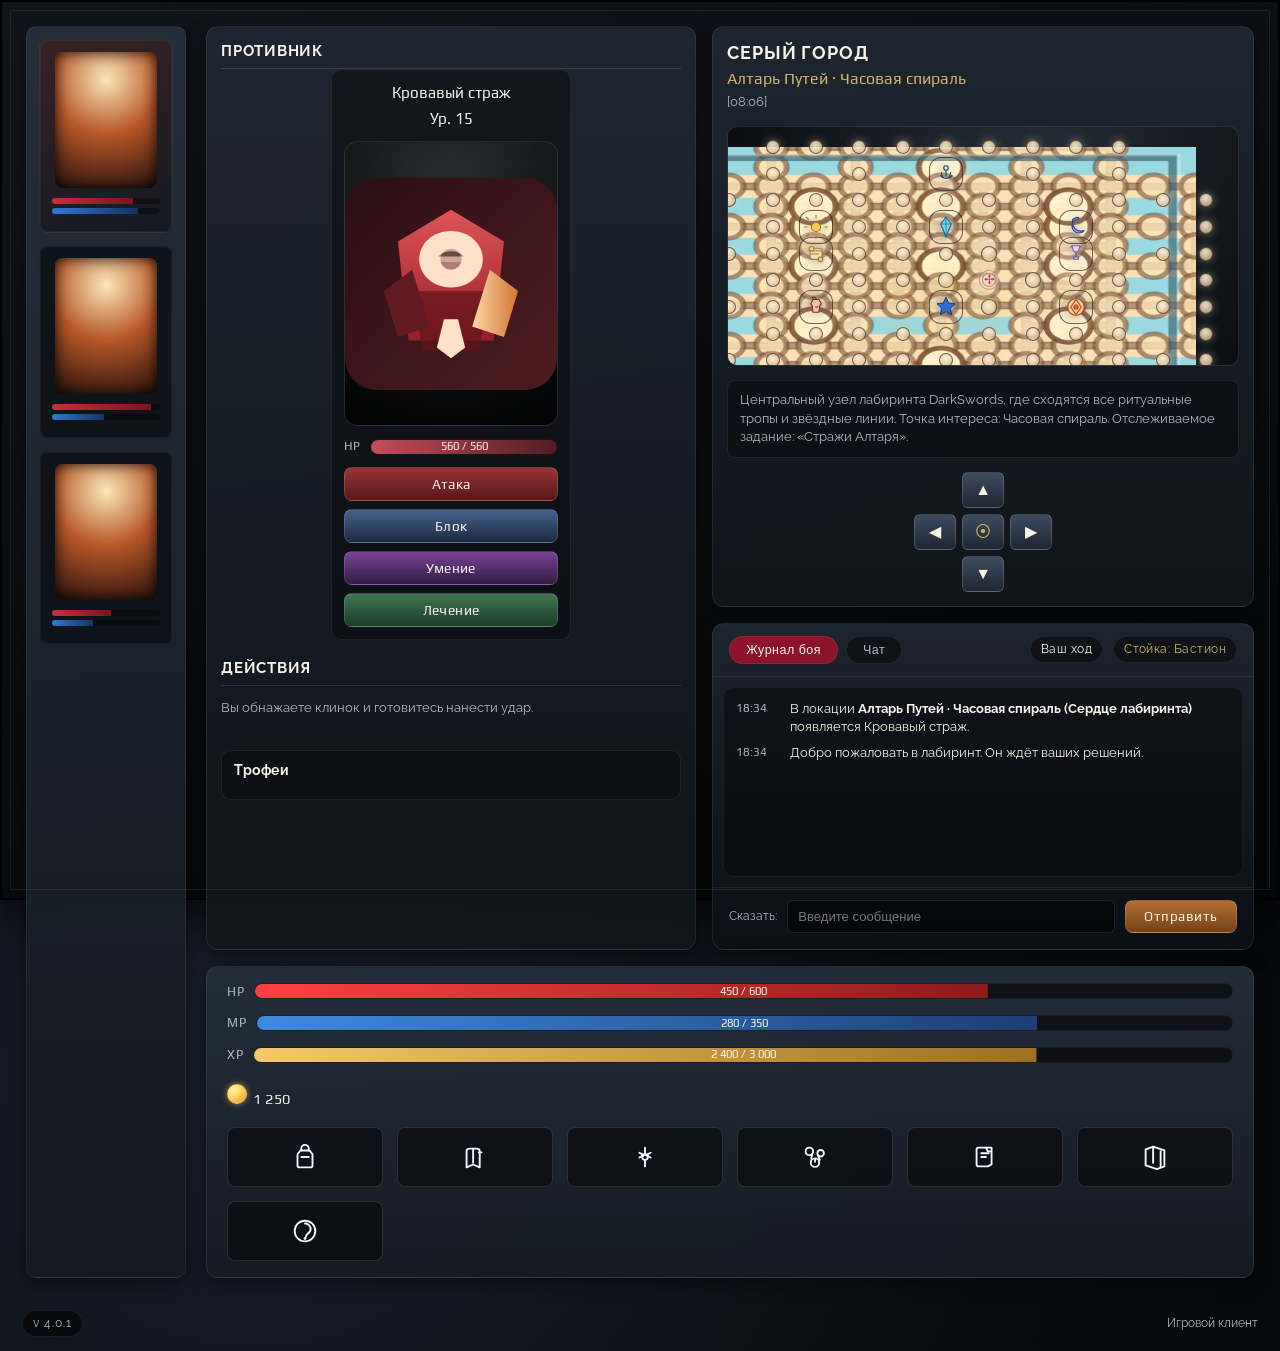
<file: index.html>
<!DOCTYPE html>
<html lang="ru">
<head>
  <meta charset="UTF-8">
  <meta name="viewport" content="width=device-width, initial-scale=1.0">
  <title>Игровой клиент</title>
  <link rel="preconnect" href="https://fonts.googleapis.com">
  <link rel="preconnect" href="https://fonts.gstatic.com" crossorigin>
  <link href="https://fonts.googleapis.com/css2?family=Play:wght@400;700&family=Raleway:wght@400;600;700&display=swap" rel="stylesheet">
  <link rel="stylesheet" href="styles.css">
</head>
<body>
  <div class="desktop-backdrop">
    <div class="client-window" role="application" aria-label="Игровой клиент">
      <div class="client-frame">
        <aside class="client-sidebar" aria-label="Герой и спутники">
          <div class="portrait-slot portrait-slot--hero">
            <div class="portrait-image" aria-hidden="true"></div>
            <div class="portrait-bars">
              <div class="portrait-bar portrait-bar--hp"><span id="sidebar-hp" style="width: 78%"></span></div>
              <div class="portrait-bar portrait-bar--mp"><span id="sidebar-mp" style="width: 64%"></span></div>
            </div>
            <span class="portrait-name" id="hero-portrait-name" aria-live="polite"></span>
          </div>
          <div class="portrait-slot portrait-slot--companion">
            <div class="portrait-image" aria-hidden="true"></div>
            <div class="portrait-bars">
              <div class="portrait-bar portrait-bar--hp"><span style="width: 92%"></span></div>
              <div class="portrait-bar portrait-bar--mp"><span style="width: 48%"></span></div>
            </div>
            <span class="portrait-name">Лайриса</span>
          </div>
          <div class="portrait-slot portrait-slot--companion">
            <div class="portrait-image" aria-hidden="true"></div>
            <div class="portrait-bars">
              <div class="portrait-bar portrait-bar--hp"><span style="width: 55%"></span></div>
              <div class="portrait-bar portrait-bar--mp"><span style="width: 38%"></span></div>
            </div>
            <span class="portrait-name">Вэллар</span>
          </div>
        </aside>

        <div class="client-main">
          <section class="main-top" aria-label="Разведданные и карта">
            <aside class="intel-panel">
              <div class="intel-section">
                <h3>Противник</h3>
                <div class="enemy-card">
                  <header class="enemy-card__header">
                    <span class="enemy-card__name" id="enemy-name">—</span>
                    <span class="enemy-card__level">Ур. <span id="enemy-level">—</span></span>
                  </header>
                  <figure class="enemy-card__portrait">
                    <button type="button" class="enemy-card__portrait-button" id="enemy-portrait-button" aria-label="Открыть запись противника в бестиарии">
                      <img id="enemy-avatar" src="assets/monsters/default.svg" alt="Портрет противника" />
                    </button>
                  </figure>
                  <div class="enemy-card__bars">
                    <div class="resource-bar">
                      <span class="resource-bar__label">НР</span>
                      <div class="resource-bar__track">
                        <div class="resource-bar__value resource-bar__value--enemy" data-bar="enemy-hp" data-current="0" data-max="0" style="--value:0"></div>
                        <span class="resource-bar__text" data-bar-text="enemy-hp">0 / 0</span>
                      </div>
                    </div>
                  </div>
                  <div class="enemy-card__actions">
                    <div class="action-buttons">
                      <button type="button" class="action-button" data-action="attack">Атака</button>
                      <button type="button" class="action-button" data-action="defend">Блок</button>
                      <button type="button" class="action-button" data-action="skill">Умение</button>
                      <button type="button" class="action-button" data-action="heal">Лечение</button>
                    </div>
                  </div>
                  <div class="enemy-card__intel" id="enemy-intel" hidden aria-hidden="true">
                    <p class="enemy-card__status" id="enemy-status">Разведданные обновляются…</p>
                    <dl class="enemy-stats">
                      <div><dt>Урон</dt><dd id="enemy-damage">—</dd></div>
                      <div><dt>Награда</dt><dd id="enemy-reward">—</dd></div>
                    </dl>
                  </div>
                </div>
              </div>
              <div class="intel-section">
                <h3>Действия</h3>
                <p id="action-readout" class="action-readout">Вы обнажаете клинок и готовитесь нанести удар.</p>
                <div class="loot-panel">
                  <h4>Трофеи</h4>
                  <ul id="loot-list" class="loot-list"></ul>
                </div>
              </div>
            </aside>
            <div class="map-panel">
              <header class="panel-title">
                <h2>Серый Город</h2>
                <p id="map-location">Сердце Серого Города</p>
                <span class="panel-subtitle" id="map-coords">[07:07]</span>
              </header>
              <div class="map-viewport" id="map-viewport">
                <div class="map-stage" id="map-stage">
                  <canvas id="labyrinth-canvas" width="520" height="320" aria-label="Лабиринт Империи"></canvas>
                  <div id="map-overlay" class="map-overlay" aria-hidden="true"></div>
                  <div class="map-avatar" id="map-avatar" aria-hidden="true">✢</div>
                </div>
              </div>
              <div class="map-intel" id="map-intel">Главная площадь с обсидиановым монолитом. Угроза: 12.</div>
              <div class="map-controls" role="group" aria-label="Управление передвижением">
                <button type="button" class="map-control" data-direction="north">▲</button>
                <div class="map-control__middle">
                  <button type="button" class="map-control" data-direction="west">◀</button>
                  <button type="button" class="map-control map-control--origin" data-direction="origin">⦿</button>
                  <button type="button" class="map-control" data-direction="east">▶</button>
                </div>
                <button type="button" class="map-control" data-direction="south">▼</button>
              </div>
            </div>
            <section class="main-log" aria-label="Журнал и чат">
              <header class="log-header">
                <div class="log-tabs" role="tablist">
                  <button type="button" class="log-tab is-active" data-log="combat" role="tab" aria-selected="true">Журнал боя</button>
                  <button type="button" class="log-tab" data-log="chat" role="tab" aria-selected="false">Чат</button>
                </div>
                <div class="log-status">
                  <span id="turn-indicator" class="status-tag">Ваш ход</span>
                  <span id="stance-indicator" class="status-tag status-tag--passive">Стойка: Бастион</span>
                </div>
              </header>
              <div class="log-viewport">
                <div class="log-panel is-active" data-log="combat" role="tabpanel" aria-hidden="false">
                  <ol id="combat-log" class="log-list"></ol>
                </div>
                <div class="log-panel" data-log="chat" role="tabpanel" aria-hidden="true">
                  <ol id="chat-log" class="log-list log-list--chat"></ol>
                </div>
                <button type="button" id="chat-scroll-bottom" class="chat-scroll-bottom" aria-label="Прокрутить чат вниз">
                  <span class="chat-scroll-bottom__icon" aria-hidden="true">⌄</span>
                  <span class="sr-only">Прокрутить чат вниз</span>
                </button>
              </div>
              <footer class="log-footer">
                <form id="chat-form" class="chat-form" autocomplete="off">
                  <label class="chat-form__label" for="chat-input">Сказать:</label>
                  <input id="chat-input" name="chat" type="text" maxlength="160" placeholder="Введите сообщение" required>
                  <button type="submit" class="chat-send">Отправить</button>
                </form>
              </footer>
            </section>
          </section>

          <header class="main-header" aria-label="Статус героя">
            <div class="main-header__status">
              <div class="resource-bars resource-bars--column">
                <div class="resource-bar">
                  <span class="resource-bar__label">HP</span>
                  <div class="resource-bar__track">
                    <div id="health-bar" class="resource-bar__value resource-bar__value--hp" data-bar="player-hp" data-current="450" data-max="600" style="--value:0.75"></div>
                    <span class="resource-bar__text" data-bar-text="player-hp">450 / 600</span>
                  </div>
                </div>
                <div class="resource-bar">
                  <span class="resource-bar__label">MP</span>
                  <div class="resource-bar__track">
                    <div id="mana-bar" class="resource-bar__value resource-bar__value--mp" data-bar="player-mp" data-current="280" data-max="350" style="--value:0.8"></div>
                    <span class="resource-bar__text" data-bar-text="player-mp">280 / 350</span>
                  </div>
                </div>
                <div class="resource-bar">
                  <span class="resource-bar__label">XP</span>
                  <div class="resource-bar__track">
                    <div id="xp-bar" class="resource-bar__value resource-bar__value--xp" data-bar="player-xp" data-current="2400" data-max="3000" style="--value:0.8"></div>
                    <span class="resource-bar__text" data-bar-text="player-xp">2 400 / 3 000</span>
                  </div>
                </div>
                <div class="resource-bars__currency">
                  <dl class="statline">
                    <div class="statline__currency" title="Золото">
                      <dt>
                        <span class="statline__icon" aria-hidden="true"></span>
                        <span class="sr-only">Золото</span>
                      </dt>
                      <dd id="player-gold">1 250</dd>
                    </div>
                  </dl>
                </div>
              </div>
              <div class="main-header__commands" aria-label="Команды управления">
                <div class="command-grid">
                  <button type="button" class="command-button" data-command="inventory" aria-label="Инвентарь">
                    <img class="command-button__icon" src="assets/icons/inventory.svg" alt="" aria-hidden="true">
                  </button>
                  <button type="button" class="command-button" data-command="codex" aria-label="Кодекс">
                    <img class="command-button__icon" src="assets/icons/codex.svg" alt="" aria-hidden="true">
                  </button>
                  <button type="button" class="command-button" data-command="skills" aria-label="Навыки">
                    <img class="command-button__icon" src="assets/icons/skills.svg" alt="" aria-hidden="true">
                  </button>
                  <button type="button" class="command-button" data-command="attributes" aria-label="Характеристики">
                    <img class="command-button__icon" src="assets/icons/attributes.svg" alt="" aria-hidden="true">
                  </button>
                  <button type="button" class="command-button" data-command="quests" aria-label="Квесты">
                    <img class="command-button__icon" src="assets/icons/quests.svg" alt="" aria-hidden="true">
                  </button>
                  <button type="button" class="command-button" data-command="map" aria-label="Карта">
                    <img class="command-button__icon" src="assets/icons/map.svg" alt="" aria-hidden="true">
                  </button>
                  <button type="button" class="command-button" data-command="help" aria-label="Помощь">
                    <img class="command-button__icon" src="assets/icons/help.svg" alt="" aria-hidden="true">
                  </button>
                </div>
              </div>
            </div>
          </header>

        </div>
      </div>

      <div class="modal-layer is-hidden" id="race-modal" role="dialog" aria-modal="true" aria-labelledby="race-title" aria-hidden="true">
        <div class="modal-backdrop" data-dismiss="race"></div>
        <div class="modal-window race-window" role="document">
          <header class="modal-header race-header">
            <div class="race-header__titles">
              <h2 id="race-title">Выбор расы</h2>
              <p class="race-subtitle">Каждая культура открывает собственные пути развития.</p>
            </div>
            <button type="button" class="modal-close" id="race-close" aria-label="Закрыть окно выбора расы">✕</button>
          </header>
          <div class="race-body">
            <section class="race-selection" aria-label="Доступные расы">
              <ul id="race-list" class="race-grid" role="listbox" aria-labelledby="race-title"></ul>
            </section>
            <section class="race-details" aria-live="polite">
              <header class="race-details__header">
                <h3 id="race-detail-name">Выберите расу</h3>
                <p id="race-detail-origin" class="race-detail-meta"></p>
              </header>
              <p id="race-detail-description" class="race-detail-description">Откройте карточку слева, чтобы увидеть особенности и доступные навыки.</p>
              <ul id="race-detail-traits" class="race-traits"></ul>
              <div id="race-detail-skills" class="race-skills"></div>
              <button type="button" class="race-confirm" id="race-confirm" disabled>Подтвердить расу</button>
              <p id="race-lock-note" class="race-lock-note" hidden>Раса закрепится после регистрации героя.</p>
            </section>
          </div>
        </div>
      </div>
      <div class="modal-layer is-hidden" id="inventory-modal" role="dialog" aria-modal="true" aria-labelledby="inventory-title" aria-hidden="true">
        <div class="modal-backdrop" data-dismiss="inventory"></div>
        <div class="modal-window inventory-window" role="document">
          <header class="modal-header">
            <h2 id="inventory-title">Инвентарь</h2>
            <button type="button" class="modal-close" id="inventory-close" aria-label="Закрыть инвентарь">✕</button>
          </header>
          <div class="inventory-body">
            <aside class="inventory-summary">
              <div class="inventory-weight">
                <span class="inventory-weight__label">Вес</span>
                <span class="inventory-weight__value" id="inventory-weight">48 / 120</span>
              </div>
              <ul class="inventory-resources" id="inventory-resources">
                <li><span>Золото</span><span id="inventory-gold">1 250</span></li>
                <li><span>Эссенция</span><span id="inventory-essence">9 870</span></li>
                <li><span>Кристаллы</span><span id="inventory-crystals">1 240</span></li>
              </ul>
              <section class="inventory-equipment" aria-label="Экипировка героя">
                <h3 class="inventory-equipment__title">Экипировка</h3>
                <table class="equipment-table" role="presentation">
                  <tbody id="equipment-table-body"></tbody>
                </table>
                <p class="inventory-equipment__hint">Выберите предмет, чтобы посмотреть свойства или экипировать его.</p>
              </section>
            </aside>
            <div class="inventory-grid" id="inventory-grid" role="list" aria-label="Содержимое рюкзака"></div>
            <section class="inventory-details" aria-live="polite">
              <h3 id="inventory-item-name">Выберите предмет</h3>
              <p id="inventory-item-type" class="inventory-item-meta"></p>
              <p id="inventory-item-description" class="inventory-item-description">Кликните на ячейку, чтобы увидеть подробности.</p>
              <dl class="inventory-item-stats" id="inventory-item-stats"></dl>
              <div class="inventory-actions">
                <button type="button" class="inventory-action" data-inventory-action="equip">Экипировать</button>
                <button type="button" class="inventory-action" data-inventory-action="use">Использовать</button>
                <button type="button" class="inventory-action" data-inventory-action="drop">Выбросить</button>
              </div>
            </section>
          </div>
        </div>
      </div>
      <div class="modal-layer is-hidden" id="quests-modal" role="dialog" aria-modal="true" aria-labelledby="quests-title" aria-hidden="true">
        <div class="modal-backdrop" data-dismiss="quests"></div>
        <div class="modal-window quests-window" role="document">
          <header class="modal-header quests-header">
            <h2 id="quests-title">Квестовая доска</h2>
            <div class="quests-filters" role="tablist">
              <button type="button" class="quests-filter is-active" role="tab" aria-selected="true" data-quest-filter="active">Активные</button>
              <button type="button" class="quests-filter" role="tab" aria-selected="false" data-quest-filter="available">Доступные</button>
              <button type="button" class="quests-filter" role="tab" aria-selected="false" data-quest-filter="completed">Завершённые</button>
              <button type="button" class="quests-filter" role="tab" aria-selected="false" data-quest-filter="all">Все</button>
            </div>
            <button type="button" class="modal-close" id="quests-close" aria-label="Закрыть квестовую доску">✕</button>
          </header>
          <div class="quests-body">
            <aside class="quests-list" aria-label="Список заданий">
              <ul id="quests-list" class="quests-entries" role="listbox" aria-labelledby="quests-title"></ul>
            </aside>
            <section class="quests-details" aria-live="polite">
              <header class="quests-details__header">
                <div class="quests-details__title">
                  <h3 id="quests-entry-name">Выберите задание</h3>
                  <p id="quests-entry-meta" class="quests-entry-meta"></p>
                </div>
                <span id="quests-entry-status" class="quests-status-badge">—</span>
              </header>
              <p id="quests-entry-description" class="quests-entry-description">Откройте запись слева, чтобы увидеть цели и награды.</p>
              <section class="quests-section" aria-labelledby="quests-objectives-title">
                <h4 id="quests-objectives-title">Задачи</h4>
                <ul id="quests-objectives" class="quests-objectives"></ul>
              </section>
              <section class="quests-section" aria-labelledby="quests-rewards-title">
                <h4 id="quests-rewards-title">Награды</h4>
                <ul id="quests-rewards" class="quests-rewards"></ul>
              </section>
              <div class="quests-actions">
                <button type="button" class="quests-action" id="quest-track-button">Отслеживать</button>
              </div>
            </section>
          </div>
        </div>
      </div>
      <div class="modal-layer is-hidden" id="skills-modal" role="dialog" aria-modal="true" aria-labelledby="skills-title" aria-hidden="true">
        <div class="modal-backdrop" data-dismiss="skills"></div>
        <div class="modal-window skills-window" role="document">
          <header class="modal-header skills-header">
            <div class="skills-title-group">
              <h2 id="skills-title">Древо навыков</h2>
              <div class="skills-summary" aria-live="polite">
                <span>Очков доступно: <strong id="skill-points-available">0</strong></span>
                <span>Потрачено: <strong id="skill-points-spent">0</strong></span>
              </div>
            </div>
            <button type="button" class="modal-close" id="skills-close" aria-label="Закрыть древо навыков">✕</button>
          </header>
          <div class="skills-body">
            <section class="skills-tree" id="skills-tree" role="listbox" aria-label="Навыки героя"></section>
            <aside class="skills-details" aria-live="polite">
              <header class="skills-details__header">
                <h3 id="skill-detail-name">Выберите навык</h3>
                <span id="skill-detail-cost" class="skills-cost-badge">—</span>
              </header>
              <p id="skill-detail-description" class="skills-detail-description">Кликните на ячейку в древе, чтобы узнать подробности и изучить навык.</p>
              <dl id="skill-detail-effects" class="skills-effects"></dl>
              <div id="skill-detail-requirements" class="skills-requirements"></div>
              <div class="skills-actions">
                <button type="button" class="skills-action" data-skill-action="learn">Изучить</button>
                <button type="button" class="skills-action skills-action--ghost" data-skill-action="reset">Сбросить</button>
              </div>
            </aside>
          </div>
        </div>
      </div>
      <div class="client-footer">
        <span class="footer-badge">v 4.0.1</span>
        <span class="footer-text">Игровой клиент</span>
      </div>
    </div>
  </div>
  <div class="modal-layer is-hidden" id="attributes-modal" role="dialog" aria-modal="true" aria-labelledby="attributes-title" aria-hidden="true">
    <div class="modal-backdrop" data-dismiss="attributes"></div>
    <div class="modal-window attributes-window" role="document">
      <header class="modal-header attributes-header">
        <h2 id="attributes-title">Характеристики</h2>
        <button type="button" class="modal-close" id="attributes-close" aria-label="Закрыть окно характеристик">✕</button>
      </header>
      <div class="attributes-body" aria-live="polite">
        <p class="attributes-intro">Базовые показатели героя, влияющие на бой и исследования.</p>
        <dl class="attributes-list">
          <div><dt>Сила</dt><dd id="player-strength">45</dd></div>
          <div><dt>Ловкость</dt><dd id="player-agility">52</dd></div>
          <div><dt>Защита</dt><dd id="player-defense">38</dd></div>
        </dl>
      </div>
    </div>
  </div>
  <div class="modal-layer is-hidden" id="codex-modal" role="dialog" aria-modal="true" aria-labelledby="codex-title" aria-hidden="true">
    <div class="modal-backdrop" data-dismiss="codex"></div>
    <div class="modal-window codex-window" role="document">
      <header class="modal-header codex-header">
        <h2 id="codex-title">Кодекс</h2>
        <div class="codex-tabs" role="tablist">
          <button type="button" class="codex-tab is-active" role="tab" aria-selected="true" data-codex-tab="monsters">Бестиарий</button>
          <button type="button" class="codex-tab" role="tab" aria-selected="false" data-codex-tab="locations">Локации</button>
          <button type="button" class="codex-tab" role="tab" aria-selected="false" data-codex-tab="loot">Трофеи</button>
        </div>
        <button type="button" class="modal-close" id="codex-close" aria-label="Закрыть кодекс">✕</button>
      </header>
      <div class="codex-body">
        <aside class="codex-list" aria-label="Записи кодекса">
          <ul id="codex-list" class="codex-entries" role="listbox" aria-labelledby="codex-title"></ul>
        </aside>
        <section class="codex-details" id="codex-details" aria-live="polite">
          <header class="codex-details__header">
            <h3 id="codex-entry-name">Выберите запись</h3>
            <p id="codex-entry-meta" class="codex-entry-meta"></p>
          </header>
          <p id="codex-entry-description" class="codex-entry-description">Откройте запись из списка слева, чтобы узнать подробности.</p>
          <dl id="codex-entry-stats" class="codex-entry-stats"></dl>
          <div id="codex-entry-extra" class="codex-entry-extra"></div>
        </section>
      </div>
    </div>
  </div>
  <script src="script.js" defer></script>
</body>
</html>
</file>
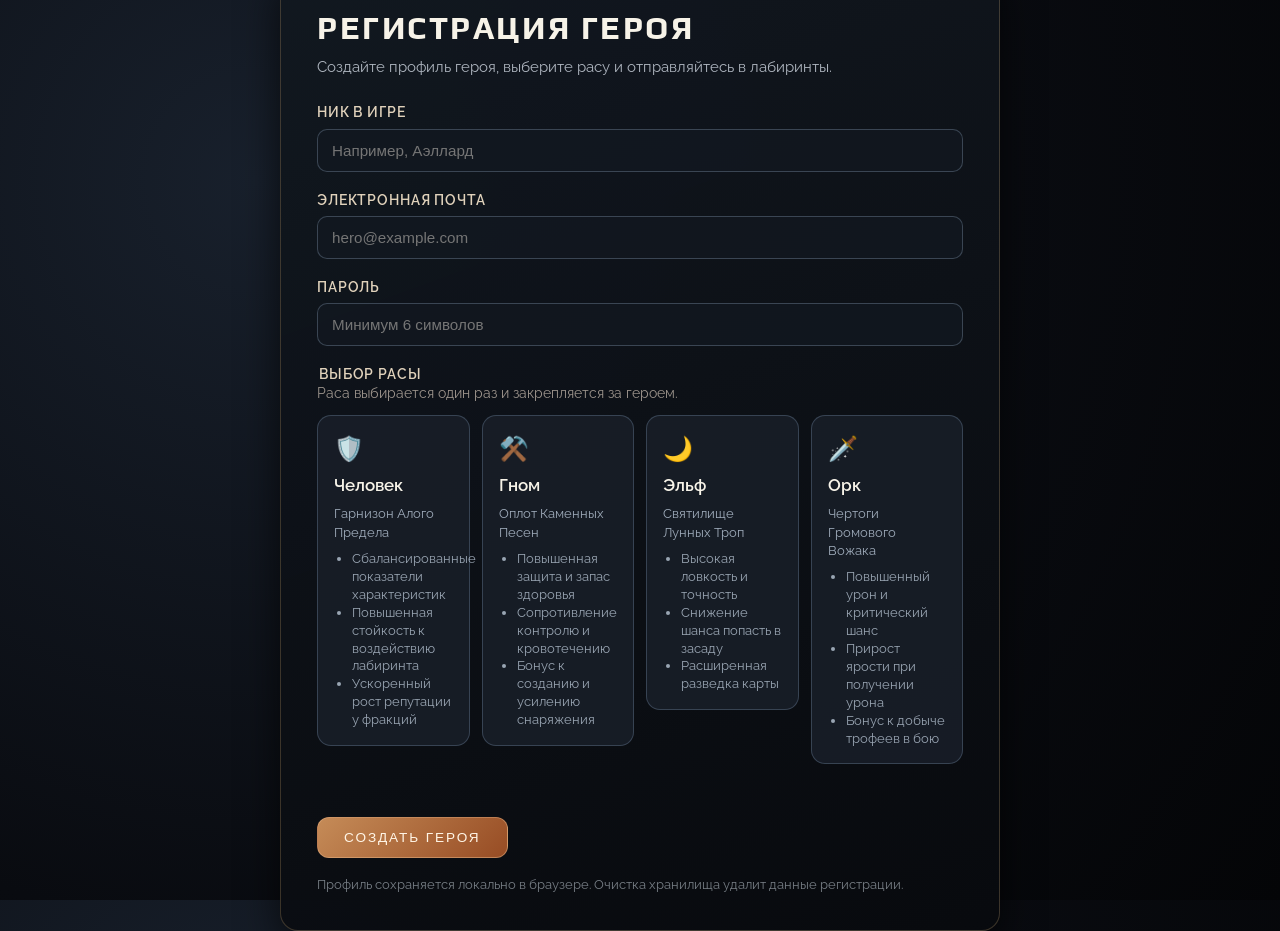
<file: registration.html>
<!DOCTYPE html>
<html lang="ru">
<head>
  <meta charset="UTF-8">
  <meta name="viewport" content="width=device-width, initial-scale=1.0">
  <title>Регистрация героя</title>
  <link rel="preconnect" href="https://fonts.googleapis.com">
  <link rel="preconnect" href="https://fonts.gstatic.com" crossorigin>
  <link href="https://fonts.googleapis.com/css2?family=Play:wght@400;700&family=Raleway:wght@400;600;700&display=swap" rel="stylesheet">
  <link rel="stylesheet" href="styles.css">
</head>
<body class="registration-body">
  <main class="registration-shell" role="main">
    <section class="registration-panel" aria-labelledby="registration-title">
      <header class="registration-header">
        <h1 id="registration-title">Регистрация героя</h1>
        <p>Создайте профиль героя, выберите расу и отправляйтесь в лабиринты.</p>
      </header>
      <form id="registration-form" class="registration-form" autocomplete="off" novalidate>
        <div class="registration-field">
          <label for="nickname">Ник в игре</label>
          <input id="nickname" name="nickname" type="text" class="registration-input" minlength="3" maxlength="24" required placeholder="Например, Аэллард">
        </div>
        <div class="registration-field">
          <label for="email">Электронная почта</label>
          <input id="email" name="email" type="email" class="registration-input" required placeholder="hero@example.com">
        </div>
        <div class="registration-field">
          <label for="password">Пароль</label>
          <input id="password" name="password" type="password" class="registration-input" minlength="6" maxlength="48" required placeholder="Минимум 6 символов">
        </div>
        <fieldset class="registration-fieldset">
          <legend>Выбор расы</legend>
          <p class="registration-note">Раса выбирается один раз и закрепляется за героем.</p>
          <div id="registration-race-list" class="registration-race-grid" role="radiogroup" aria-label="Выбор расы"></div>
        </fieldset>
        <p id="registration-error" class="registration-error" role="alert"></p>
        <button type="submit" class="registration-submit">Создать героя</button>
        <p class="registration-hint">Профиль сохраняется локально в браузере. Очистка хранилища удалит данные регистрации.</p>
      </form>
      <section id="registration-summary" class="registration-summary" hidden aria-live="polite">
        <h2>Профиль уже создан</h2>
        <dl class="registration-summary-list">
          <div><dt>Герой</dt><dd id="summary-name">—</dd></div>
          <div><dt>Эл. почта</dt><dd id="summary-email">—</dd></div>
          <div><dt>Раса</dt><dd id="summary-race">—</dd></div>
        </dl>
        <p class="registration-summary-note">Чтобы выбрать другую расу, удалите сохранённый профиль или зарегистрируйте нового героя в другом браузере.</p>
        <button type="button" id="registration-continue" class="registration-submit">Перейти в игру</button>
      </section>
    </section>
  </main>
  <script src="registration.js"></script>
</body>
</html>
</file>
<file: styles.css>
:root {
  color-scheme: dark;
  --bg-deep: #0c0f14;
  --bg-panel: #1c232d;
  --bg-panel-light: #212b36;
  --bg-highlight: rgba(255, 255, 255, 0.08);
  --border-brass: #c19a5b;
  --border-iron: #374150;
  --accent-red: #b30f2a;
  --accent-gold: #d5b36c;
  --accent-blue: #3f79c9;
  --accent-green: #3fa168;
  --text-bright: #f7f3e8;
  --text-dim: #aeb7c3;
  --shadow-strong: 0 14px 40px rgba(0, 0, 0, 0.65);
  --shadow-soft: 0 6px 18px rgba(0, 0, 0, 0.4);
  font-family: 'Raleway', 'Play', sans-serif;
}

* {
  box-sizing: border-box;
}

html, body {
  height: 100%;
  margin: 0;
  background: radial-gradient(circle at 20% 20%, #18202c 0%, #090b10 60%, #040507 100%);
  color: var(--text-bright);
  font-family: 'Raleway', 'Play', sans-serif;
  line-height: 1.4;
}

.desktop-backdrop {
  width: 100%;
  height: 100%;
  min-height: 100vh;
  display: flex;
  align-items: stretch;
  justify-content: stretch;
}

.client-window {
  flex: 1;
  width: 100%;
  min-height: 100vh;
  display: flex;
  flex-direction: column;
  background: linear-gradient(160deg, #10151c 0%, #07090d 70%, #030408 100%);
  border: 2px solid #000;
  border-radius: 0;
  box-shadow: var(--shadow-strong);
  position: relative;
}

.client-window::before {
  content: '';
  position: absolute;
  inset: 8px;
  border-radius: 0;
  border: 1px solid rgba(255, 255, 255, 0.08);
  pointer-events: none;
}

.client-frame {
  flex: 1;
  display: flex;
  padding: 28px;
  gap: 24px;
}

.client-sidebar {
  width: 160px;
  background: linear-gradient(180deg, rgba(38, 48, 60, 0.9) 0%, rgba(20, 26, 33, 0.95) 100%);
  border: 1px solid rgba(255, 255, 255, 0.06);
  border-radius: 10px;
  padding: 12px;
  display: flex;
  flex-direction: column;
  gap: 12px;
  box-shadow: var(--shadow-soft);
}

.portrait-slot {
  display: flex;
  flex-direction: column;
  align-items: center;
  justify-content: flex-start;
  gap: 10px;
  background: rgba(12, 16, 22, 0.82);
  border: 1px solid rgba(255, 255, 255, 0.08);
  border-radius: 9px;
  padding: 12px 12px 18px;
  position: relative;
  overflow: hidden;
  width: 100%;
}

.portrait-slot::after {
  content: '';
  position: absolute;
  inset: 0;
  border-radius: inherit;
  border: 1px solid rgba(255, 255, 255, 0.05);
  pointer-events: none;
}

.portrait-slot--hero {
  background: linear-gradient(160deg, rgba(60, 30, 30, 0.75) 0%, rgba(20, 25, 34, 0.92) 100%);
}

.portrait-image {
  width: calc(100% - 6px);
  aspect-ratio: 3 / 4;
  border-radius: 8px;
  background: radial-gradient(circle at 50% 20%, #f8e8b9 0%, #b9582a 45%, #26110a 100%);
  box-shadow: inset 0 0 14px rgba(0, 0, 0, 0.85);
  flex-shrink: 0;
}

.portrait-name {
  position: absolute;
  left: 14px;
  right: 14px;
  bottom: 10px;
  font-family: 'Play', sans-serif;
  font-size: 0.92rem;
  text-transform: uppercase;
  letter-spacing: 0.04em;
  text-align: center;
  opacity: 0;
  transform: translateY(6px);
  transition: opacity 0.2s ease, transform 0.2s ease;
  pointer-events: none;
}

.portrait-bars {
  display: grid;
  gap: 4px;
  width: 100%;
}

.portrait-bar {
  position: relative;
  height: 6px;
  background: rgba(0, 0, 0, 0.4);
  border-radius: 999px;
  overflow: hidden;
}

.portrait-bar span {
  display: block;
  height: 100%;
  background: linear-gradient(90deg, rgba(255, 255, 255, 0.6), rgba(255, 255, 255, 0));
}

.portrait-bar--hp span {
  background: linear-gradient(90deg, #cc2d3c 0%, #7a121d 100%);
}

.portrait-bar--mp span {
  background: linear-gradient(90deg, #3476d2 0%, #14335e 100%);
}

.portrait-slot:hover .portrait-name,
.portrait-slot:focus-within .portrait-name {
  opacity: 1;
  transform: translateY(0);
}

.client-main {
  flex: 1;
  display: flex;
  flex-direction: column;
  gap: 16px;
}

.main-header {
  display: flex;
  justify-content: flex-start;
  background: linear-gradient(180deg, rgba(36, 46, 60, 0.92), rgba(22, 28, 36, 0.95));
  border: 1px solid rgba(255, 255, 255, 0.08);
  border-radius: 12px;
  padding: 16px 20px;
  box-shadow: var(--shadow-soft);
  min-height: 150px;
}

.main-header__status {
  width: 100%;
  display: grid;
  grid-template-columns: minmax(0, 190px) minmax(0, 1fr);
  gap: 24px;
  align-items: start;
}

.resource-bars {
  display: flex;
  flex-direction: column;
  gap: 12px;
}

.resource-bars--column {
  gap: 14px;
}

.resource-bars__currency {
  margin-top: 6px;
}

.resource-bars__currency .statline {
  margin: 0;
  width: 100%;
}

.main-header__commands {
  display: flex;
  flex-direction: column;
  gap: 16px;
  align-items: flex-start;
}

.command-grid {
  display: grid;
  grid-template-columns: repeat(2, minmax(72px, 1fr));
  gap: 14px;
  width: 100%;
}

.resource-bar {
  display: grid;
  grid-template-columns: auto 1fr;
  align-items: center;
  gap: 10px;
  font-size: 0.78rem;
}

.resource-bar__label {
  color: var(--text-dim);
  font-family: 'Play', sans-serif;
  font-size: 0.8rem;
  letter-spacing: 0.04em;
  text-transform: uppercase;
}

.resource-bar__track {
  position: relative;
  height: 16px;
  border-radius: 999px;
  background: rgba(0, 0, 0, 0.55);
  border: 1px solid rgba(255, 255, 255, 0.06);
  overflow: hidden;
}

.resource-bar__value {
  position: absolute;
  inset: 0;
  transform-origin: left center;
  transform: scaleX(var(--value, 1));
  transition: transform 0.4s ease;
}

.resource-bar__value--hp {
  background: linear-gradient(90deg, #ff4040 0%, #8c1c1c 100%);
}

.resource-bar__value--mp {
  background: linear-gradient(90deg, #3f8ae0 0%, #1c3f74 100%);
}

.resource-bar__value--xp {
  background: linear-gradient(90deg, #f5c86a 0%, #9e6f22 100%);
}

.resource-bar__value--enemy {
  background: linear-gradient(90deg, #c54c5b 0%, #511d24 100%);
}

.resource-bar__text {
  position: absolute;
  inset: 0;
  display: flex;
  align-items: center;
  justify-content: center;
  font-size: 0.7rem;
  font-family: 'Play', sans-serif;
}

.statline {
  display: grid;
  grid-template-columns: repeat(auto-fit, minmax(140px, 1fr));
  gap: 10px 16px;
  margin: 0;
  font-size: 0.8rem;
}

.statline div {
  display: flex;
  gap: 6px;
  align-items: baseline;
}

.statline dt {
  color: var(--text-dim);
  font-weight: 600;
}

.statline dd {
  margin: 0;
  font-family: 'Play', sans-serif;
}

.statline__currency {
  display: flex;
  align-items: center;
  gap: 10px;
  cursor: default;
}

.statline__currency dt {
  display: flex;
  align-items: center;
}

.statline__currency dd {
  font-size: 0.9rem;
  letter-spacing: 0.04em;
}

.statline__icon {
  width: 20px;
  height: 20px;
  border-radius: 50%;
  background: radial-gradient(circle at 30% 30%, #fff4b0 0%, #ffd75a 40%, #f3aa3d 70%, #ba6d1a 100%);
  box-shadow: 0 0 6px rgba(255, 204, 85, 0.6), inset 0 0 4px rgba(255, 255, 255, 0.4);
  border: 1px solid rgba(255, 196, 65, 0.5);
}

.sr-only {
  position: absolute;
  width: 1px;
  height: 1px;
  padding: 0;
  margin: -1px;
  overflow: hidden;
  clip: rect(0, 0, 0, 0);
  white-space: nowrap;
  border: 0;
}

.main-top {
  display: grid;
  grid-template-columns: minmax(240px, 0.85fr) minmax(480px, 1.2fr) minmax(300px, 0.95fr);
  gap: 18px;
  min-height: 260px;
  align-items: stretch;
  grid-template-areas: 'intel map log';
}

.map-panel,
.intel-panel {
  background: linear-gradient(180deg, rgba(31, 39, 50, 0.92), rgba(17, 22, 28, 0.94));
  border: 1px solid rgba(255, 255, 255, 0.08);
  border-radius: 12px;
  padding: 14px;
  box-shadow: var(--shadow-soft);
  display: flex;
  flex-direction: column;
  gap: 14px;
  height: 100%;
}

.intel-panel {
  grid-area: intel;
}

.map-panel {
  grid-area: map;
}

.main-log {
  grid-area: log;
}

.panel-title h2 {
  margin: 0;
  font-size: 1.1rem;
  letter-spacing: 0.05em;
  text-transform: uppercase;
}

.panel-title p {
  margin: 2px 0 0;
  color: var(--accent-gold);
  font-family: 'Play', sans-serif;
}

.panel-subtitle {
  font-size: 0.8rem;
  color: var(--text-dim);
}

.map-viewport {
  position: relative;
  width: 100%;
  min-height: 240px;
  flex: 1;
  border-radius: 10px;
  overflow: hidden;
  border: 1px solid rgba(255, 255, 255, 0.12);
  background: radial-gradient(circle at 60% 20%, rgba(163, 183, 201, 0.08), rgba(0, 0, 0, 0.75));
  cursor: grab;
}

.map-viewport.is-dragging {
  cursor: grabbing;
}

.map-stage {
  position: absolute;
  inset: 0;
  width: 100%;
  height: 100%;
  touch-action: none;
  will-change: transform;
}

#labyrinth-canvas {
  width: 100%;
  height: 100%;
  display: block;
  filter: contrast(1.05) saturate(1.15);
}

.map-overlay {
  position: absolute;
  inset: 0;
  pointer-events: none;
}

.map-node {
  position: absolute;
  width: 14px;
  height: 14px;
  border-radius: 50%;
  border: 1px solid rgba(86, 64, 48, 0.82);
  background: radial-gradient(circle at 35% 30%, rgba(255, 241, 206, 0.95), rgba(214, 180, 138, 0.82));
  transform: translate(-50%, -50%);
  pointer-events: auto;
  cursor: pointer;
  transition: transform 0.2s ease, box-shadow 0.2s ease, filter 0.2s ease;
  box-shadow: 0 0 10px rgba(255, 232, 194, 0.38);
  z-index: 5;
}

.map-node[data-type="step"] {
  background: radial-gradient(circle at 45% 35%, rgba(255, 242, 214, 0.9), rgba(206, 172, 132, 0.78));
}

.map-node[data-type="encounter"] {
  background: radial-gradient(circle at 45% 35%, rgba(234, 152, 148, 0.92), rgba(170, 74, 70, 0.86));
  border-color: rgba(122, 48, 44, 0.75);
  box-shadow: 0 0 12px rgba(234, 152, 148, 0.45);
}

.map-node[data-type="treasure"] {
  background: radial-gradient(circle at 45% 35%, rgba(210, 236, 196, 0.92), rgba(128, 178, 132, 0.82));
  border-color: rgba(68, 112, 76, 0.8);
  box-shadow: 0 0 12px rgba(190, 226, 192, 0.45);
}

.map-node[data-type="stronghold"] {
  background: radial-gradient(circle at 45% 35%, rgba(255, 247, 212, 0.95), rgba(226, 190, 132, 0.88));
  border-color: rgba(122, 78, 48, 0.85);
  box-shadow: 0 0 14px rgba(255, 236, 196, 0.58);
}

.map-node--landmark {
  width: 34px;
  height: 34px;
  border-radius: 12px;
  border: 1px solid rgba(44, 36, 28, 0.7);
  background: rgba(255, 255, 255, 0.08);
  box-shadow: 0 0 20px rgba(255, 224, 176, 0.58);
  padding: 4px;
  display: grid;
  place-items: center;
}

.map-node--landmark[data-type="encounter"],
.map-node--landmark[data-type="treasure"],
.map-node--landmark[data-type="stronghold"],
.map-node--landmark[data-type="step"] {
  background: rgba(255, 255, 255, 0.08);
  border-color: rgba(44, 36, 28, 0.7);
  box-shadow: 0 0 20px rgba(255, 224, 176, 0.58);
}

.map-node--landmark img {
  width: 100%;
  height: 100%;
  object-fit: contain;
  filter: drop-shadow(0 0 6px rgba(32, 38, 46, 0.45));
}

.map-node:hover,
.map-node.is-adjacent {
  transform: translate(-50%, -50%) scale(1.16);
  box-shadow: 0 0 18px rgba(255, 245, 220, 0.56);
}

.map-node--landmark:hover,
.map-node--landmark.is-adjacent {
  transform: translate(-50%, -50%) scale(1.08);
  box-shadow: 0 0 22px rgba(255, 238, 202, 0.7);
}

.map-node.is-current {
  background: radial-gradient(circle at 45% 35%, rgba(255, 255, 255, 0.96), rgba(236, 216, 178, 0.95));
  border-color: rgba(140, 96, 60, 0.85);
  box-shadow: 0 0 20px rgba(255, 255, 255, 0.82);
}

.map-node.is-current.has-quest {
  box-shadow: 0 0 20px rgba(255, 255, 255, 0.88), 0 0 24px rgba(236, 196, 112, 0.58);
}

.map-node.has-quest:not(.is-current) {
  box-shadow: 0 0 16px rgba(236, 196, 112, 0.58);
}

.map-avatar {
  position: absolute;
  width: 20px;
  height: 20px;
  border-radius: 50%;
  background: rgba(255, 248, 214, 0.26);
  border: 1px solid rgba(204, 124, 98, 0.68);
  display: grid;
  place-items: center;
  font-size: 0.82rem;
  color: #d7394a;
  pointer-events: none;
  transform: translate(-50%, -50%);
  text-shadow: 0 0 6px rgba(196, 36, 52, 0.75);
  z-index: 6;
}

.map-intel {
  min-height: 38px;
  background: rgba(0, 0, 0, 0.35);
  border-radius: 8px;
  border: 1px solid rgba(255, 255, 255, 0.08);
  padding: 10px 12px;
  font-size: 0.82rem;
  color: var(--text-dim);
}

.map-controls {
  display: flex;
  flex-direction: column;
  align-items: center;
  gap: 6px;
}

.map-control__middle {
  display: flex;
  gap: 6px;
}

.map-control {
  width: 42px;
  height: 36px;
  border-radius: 6px;
  border: 1px solid rgba(255, 255, 255, 0.16);
  background: linear-gradient(180deg, rgba(65, 79, 101, 0.95), rgba(31, 39, 50, 0.95));
  color: var(--text-bright);
  font-size: 1rem;
  cursor: pointer;
  transition: transform 0.15s ease, box-shadow 0.2s ease;
}

.map-control:hover {
  transform: translateY(-1px);
  box-shadow: 0 4px 12px rgba(0, 0, 0, 0.4);
}

.map-control--origin {
  color: var(--accent-gold);
}

.intel-panel {
  width: 100%;
  gap: 18px;
}

.intel-section h3 {
  margin: 0;
  font-size: 0.95rem;
  text-transform: uppercase;
  letter-spacing: 0.05em;
  border-bottom: 1px solid rgba(255, 255, 255, 0.12);
  padding-bottom: 6px;
}


.enemy-card {
  --enemy-card-width: 240px;
  background: rgba(0, 0, 0, 0.35);
  border-radius: 10px;
  border: 1px solid rgba(255, 255, 255, 0.08);
  padding: 12px;
  display: grid;
  gap: 12px;
  align-content: start;
  justify-items: center;
  width: min(100%, var(--enemy-card-width));
  margin: 0 auto;
  text-align: center;
}

.enemy-card__header {
  display: flex;
  flex-direction: column;
  align-items: center;
  gap: 4px;
  font-family: 'Play', sans-serif;
  font-size: 0.95rem;
  width: 100%;
}

.enemy-card__portrait {
  position: relative;
  width: 100%;
  max-width: var(--enemy-card-width);
  aspect-ratio: 3 / 4;
  margin: 0;
  border-radius: 14px;
  overflow: hidden;
  border: 1px solid rgba(255, 255, 255, 0.12);
  background: radial-gradient(circle at 50% 30%, rgba(255, 255, 255, 0.08), rgba(0, 0, 0, 0.55));
}

.enemy-card__portrait-button {
  width: 100%;
  height: 100%;
  display: block;
  border: none;
  padding: 0;
  margin: 0;
  background: transparent;
  cursor: pointer;
  border-radius: inherit;
}

.enemy-card__portrait-button:focus-visible {
  outline: 2px solid rgba(206, 162, 91, 0.85);
  outline-offset: 2px;
}

.enemy-card__portrait img {
  width: 100%;
  height: 100%;
  object-fit: contain;
  object-position: center;
  filter: drop-shadow(0 6px 12px rgba(0, 0, 0, 0.55));
  background: radial-gradient(circle at 50% 20%, rgba(255, 255, 255, 0.08), rgba(0, 0, 0, 0.65));
}

.enemy-card__actions {
  display: flex;
  justify-content: center;
  width: 100%;
}

.enemy-card__actions .action-buttons {
  width: 100%;
  max-width: var(--enemy-card-width);
}

.enemy-card__intel {
  display: none;
}


.enemy-card__bars {
  display: grid;
  gap: 4px;
  width: 100%;
  max-width: var(--enemy-card-width);
}

.enemy-card__bars .resource-bar {
  margin: 0;
  text-align: left;
}

.enemy-card__bars .resource-bar__label {
  font-size: 0.75rem;
}

@media (max-width: 1024px) {
  .enemy-card__portrait {
    border-radius: 12px;
  }
}

.action-readout {
  font-size: 0.82rem;
  min-height: 38px;
  color: var(--text-dim);
}

.action-buttons {
  display: flex;
  flex-direction: column;
  gap: 8px;
}

.action-button {
  border-radius: 8px;
  border: 1px solid rgba(255, 255, 255, 0.14);
  padding: 8px 10px;
  background: linear-gradient(180deg, rgba(163, 56, 56, 0.92), rgba(94, 24, 24, 0.95));
  color: var(--text-bright);
  font-family: 'Play', sans-serif;
  font-size: 0.86rem;
  letter-spacing: 0.03em;
  cursor: pointer;
  transition: transform 0.15s ease, box-shadow 0.2s ease;
}

.action-button:nth-child(2) {
  background: linear-gradient(180deg, rgba(74, 104, 150, 0.92), rgba(29, 44, 68, 0.95));
}

.action-button:nth-child(3) {
  background: linear-gradient(180deg, rgba(132, 71, 162, 0.9), rgba(54, 29, 72, 0.95));
}

.action-button:nth-child(4) {
  background: linear-gradient(180deg, rgba(69, 128, 88, 0.92), rgba(29, 62, 40, 0.95));
}

.action-button:disabled {
  opacity: 0.6;
  cursor: not-allowed;
}

.loot-panel {
  background: rgba(0, 0, 0, 0.32);
  border-radius: 10px;
  border: 1px solid rgba(255, 255, 255, 0.08);
  padding: 10px 12px;
  display: flex;
  flex-direction: column;
  gap: 8px;
}

.loot-panel h4 {
  margin: 0;
  font-size: 0.85rem;
  letter-spacing: 0.04em;
}

.loot-list {
  list-style: none;
  margin: 0;
  padding: 0;
  display: grid;
  gap: 6px;
  max-height: 110px;
  overflow-y: auto;
}

.loot-item {
  font-size: 0.78rem;
  display: flex;
  justify-content: space-between;
  gap: 8px;
}

.loot-item__name {
  display: flex;
  align-items: center;
  gap: 8px;
}

.loot-item__icon {
  display: inline-flex;
  align-items: center;
  justify-content: center;
  width: 28px;
  height: 28px;
  border-radius: 6px;
  background: rgba(255, 255, 255, 0.12);
  font-size: 1.1rem;
  filter: drop-shadow(0 0 4px rgba(0, 0, 0, 0.4));
}

.loot-item__icon img {
  width: 100%;
  height: 100%;
  object-fit: contain;
}

.loot-item__label {
  font-weight: 600;
}

.loot-item[data-rarity="uncommon"] {
  color: #6fd0ff;
}

.loot-item[data-rarity="rare"] {
  color: #caa5ff;
}

.loot-item[data-rarity="epic"] {
  color: #ffd06f;
}

.loot-item[data-rarity="legendary"] {
  color: #ff835b;
}

.main-log {
  height: 100%;
  min-height: 280px;
  display: flex;
  flex-direction: column;
  background: linear-gradient(180deg, rgba(32, 40, 50, 0.9), rgba(12, 16, 22, 0.95));
  border: 1px solid rgba(255, 255, 255, 0.08);
  border-radius: 12px;
  box-shadow: var(--shadow-soft);
}

.log-header {
  display: flex;
  justify-content: space-between;
  padding: 12px 16px;
  border-bottom: 1px solid rgba(255, 255, 255, 0.08);
}

.log-tabs {
  display: flex;
  gap: 8px;
}

.log-tab {
  background: rgba(0, 0, 0, 0.45);
  color: var(--text-dim);
  border: 1px solid rgba(255, 255, 255, 0.08);
  border-radius: 20px;
  padding: 6px 16px;
  cursor: pointer;
  font-size: 0.78rem;
  letter-spacing: 0.04em;
  transition: background 0.2s ease, color 0.2s ease;
}

.log-tab.is-active {
  background: rgba(179, 15, 42, 0.75);
  color: var(--text-bright);
}

.log-status {
  display: flex;
  gap: 10px;
  align-items: center;
}

.status-tag {
  padding: 4px 10px;
  background: rgba(0, 0, 0, 0.45);
  border-radius: 999px;
  font-size: 0.72rem;
  letter-spacing: 0.04em;
  border: 1px solid rgba(255, 255, 255, 0.08);
}

.status-tag--passive {
  color: var(--accent-gold);
}

.log-viewport {
  flex: 1;
  position: relative;
  padding: 10px;
  display: grid;
  min-height: 210px;
}

.chat-scroll-bottom {
  position: absolute;
  right: 20px;
  bottom: 20px;
  width: 40px;
  height: 40px;
  border-radius: 50%;
  border: 1px solid rgba(255, 255, 255, 0.14);
  background: linear-gradient(180deg, rgba(30, 40, 52, 0.92) 0%, rgba(12, 16, 24, 0.95) 100%);
  color: var(--accent-blue);
  display: inline-flex;
  align-items: center;
  justify-content: center;
  font-size: 1.2rem;
  line-height: 1;
  opacity: 0;
  pointer-events: none;
  transform: translateY(8px);
  transition: opacity 0.2s ease, transform 0.2s ease, border-color 0.2s ease, box-shadow 0.2s ease;
}

.chat-scroll-bottom.is-active {
  opacity: 1;
  pointer-events: auto;
  transform: translateY(0);
}

.chat-scroll-bottom:hover,
.chat-scroll-bottom:focus-visible {
  border-color: rgba(88, 180, 255, 0.6);
  box-shadow: 0 0 14px rgba(80, 160, 255, 0.45);
}

.chat-scroll-bottom__icon {
  pointer-events: none;
}

.log-panel {
  position: absolute;
  inset: 10px;
  background: rgba(0, 0, 0, 0.38);
  border-radius: 10px;
  border: 1px solid rgba(255, 255, 255, 0.06);
  padding: 12px;
  overflow-y: auto;
  opacity: 0;
  pointer-events: none;
  transition: opacity 0.2s ease;
}

.log-panel.is-active {
  opacity: 1;
  pointer-events: auto;
}

.modal-layer {
  position: absolute;
  inset: 0;
  display: flex;
  align-items: center;
  justify-content: center;
  z-index: 40;
  opacity: 1;
  pointer-events: auto;
  visibility: visible;
  transition: opacity 0.2s ease;
}

.modal-layer.is-hidden {
  opacity: 0;
  pointer-events: none;
  visibility: hidden;
}

.modal-backdrop {
  position: absolute;
  inset: 0;
  background: radial-gradient(circle at 50% 40%, rgba(22, 28, 36, 0.92), rgba(8, 10, 14, 0.94));
  border-radius: 12px;
  backdrop-filter: blur(4px);
}

.modal-window {
  position: relative;
  width: 760px;
  max-width: calc(100% - 80px);
  background: linear-gradient(160deg, rgba(16, 20, 28, 0.95) 0%, rgba(6, 9, 15, 0.98) 100%);
  border: 1px solid rgba(255, 255, 255, 0.12);
  border-radius: 14px;
  box-shadow: 0 24px 40px rgba(0, 0, 0, 0.45);
  padding: 24px 28px;
  display: flex;
  flex-direction: column;
  gap: 20px;
}

.modal-header {
  display: flex;
  align-items: center;
  justify-content: space-between;
  gap: 16px;
}

.modal-header h2 {
  font-size: 1.4rem;
  letter-spacing: 0.04em;
  text-transform: uppercase;
}

.modal-close {
  width: 32px;
  height: 32px;
  border-radius: 50%;
  border: 1px solid rgba(255, 255, 255, 0.16);
  background: rgba(10, 14, 22, 0.8);
  color: var(--text-secondary);
  font-size: 1.1rem;
  display: grid;
  place-items: center;
  cursor: pointer;
  transition: transform 0.2s ease, border-color 0.2s ease;
}

.modal-close:hover {
  transform: scale(1.05);
  border-color: rgba(255, 255, 255, 0.32);
}

.attributes-window {
  max-width: 420px;
}

.attributes-header {
  align-items: center;
}

.attributes-body {
  display: flex;
  flex-direction: column;
  gap: 16px;
}

.attributes-intro {
  margin: 0;
  color: var(--text-dim);
  font-size: 0.9rem;
}

.attributes-list {
  display: grid;
  grid-template-columns: repeat(auto-fit, minmax(160px, 1fr));
  gap: 12px;
  margin: 0;
}

.attributes-list div {
  display: flex;
  justify-content: space-between;
  align-items: baseline;
  padding: 12px;
  border-radius: 10px;
  background: linear-gradient(180deg, rgba(37, 47, 61, 0.9), rgba(23, 29, 38, 0.95));
  border: 1px solid rgba(255, 255, 255, 0.06);
}

.attributes-list dt {
  margin: 0;
  color: var(--text-dim);
  font-weight: 600;
}

.attributes-list dd {
  margin: 0;
  font-family: 'Play', sans-serif;
  font-size: 1rem;
  color: var(--text-bright);
}

.inventory-window {
  border-image: linear-gradient(180deg, rgba(194, 164, 88, 0.52), rgba(86, 64, 32, 0.52)) 1;
  border-width: 1px;
  border-style: solid;
}

.codex-window {
  width: min(960px, 90vw);
  max-height: min(640px, 90vh);
  display: flex;
  flex-direction: column;
  border-image: linear-gradient(180deg, rgba(148, 178, 224, 0.55), rgba(56, 84, 126, 0.55)) 1;
  border-width: 1px;
  border-style: solid;
}

.codex-header {
  gap: 18px;
  align-items: center;
}

.codex-tabs {
  display: inline-flex;
  align-items: center;
  gap: 10px;
  padding: 6px;
  border-radius: 999px;
  background: rgba(24, 34, 52, 0.72);
  border: 1px solid rgba(120, 150, 210, 0.32);
  box-shadow: inset 0 0 14px rgba(0, 0, 0, 0.35);
}

.codex-tab {
  position: relative;
  padding: 8px 16px;
  font-size: 0.82rem;
  text-transform: uppercase;
  letter-spacing: 0.12em;
  border: none;
  border-radius: 999px;
  background: transparent;
  color: rgba(200, 214, 255, 0.68);
  cursor: pointer;
  transition: color 0.2s ease, background 0.2s ease;
}

.codex-tab.is-active {
  background: linear-gradient(135deg, rgba(64, 114, 196, 0.9), rgba(32, 58, 108, 0.9));
  color: #ffffff;
  box-shadow: 0 6px 16px rgba(18, 34, 66, 0.35);
}

.codex-body {
  display: grid;
  grid-template-columns: minmax(220px, 260px) 1fr;
  align-items: stretch;
  gap: 24px;
  padding: 26px;
  flex: 1 1 auto;
  min-height: 0;
}

.quests-window {
  width: min(980px, 92vw);
  max-height: min(640px, 90vh);
  display: flex;
  flex-direction: column;
  border-image: linear-gradient(180deg, rgba(212, 154, 84, 0.6), rgba(96, 52, 24, 0.6)) 1;
  border-width: 1px;
  border-style: solid;
}

.quests-header {
  display: flex;
  align-items: center;
  gap: 18px;
}

.quests-filters {
  display: inline-flex;
  align-items: center;
  gap: 10px;
  padding: 6px;
  border-radius: 999px;
  background: rgba(44, 32, 18, 0.8);
  border: 1px solid rgba(222, 162, 102, 0.35);
  box-shadow: inset 0 0 14px rgba(0, 0, 0, 0.42);
}

.quests-filter {
  padding: 8px 16px;
  font-size: 0.82rem;
  text-transform: uppercase;
  letter-spacing: 0.12em;
  border: none;
  border-radius: 999px;
  background: transparent;
  color: rgba(244, 204, 154, 0.7);
  cursor: pointer;
  transition: color 0.2s ease, background 0.2s ease;
}

.quests-filter.is-active {
  background: linear-gradient(135deg, rgba(204, 132, 64, 0.88), rgba(132, 64, 24, 0.88));
  color: #fff5e6;
  box-shadow: 0 6px 16px rgba(68, 34, 14, 0.35);
}

.quests-body {
  display: grid;
  grid-template-columns: minmax(240px, 280px) 1fr;
  gap: 26px;
  padding: 26px;
}

.skills-window {
  width: min(980px, 92vw);
  max-height: min(640px, 90vh);
  display: flex;
  flex-direction: column;
  border-image: linear-gradient(180deg, rgba(160, 70, 160, 0.6), rgba(54, 18, 74, 0.6)) 1;
  border-width: 1px;
  border-style: solid;
}

.skills-header {
  display: flex;
  align-items: flex-start;
  justify-content: space-between;
  gap: 18px;
}

.skills-title-group {
  display: flex;
  flex-direction: column;
  gap: 8px;
}

.skills-summary {
  display: inline-flex;
  gap: 18px;
  font-size: 0.85rem;
  letter-spacing: 0.04em;
  color: rgba(232, 210, 255, 0.8);
}

.skills-body {
  display: grid;
  grid-template-columns: minmax(320px, 3fr) minmax(220px, 2fr);
  gap: 26px;
  padding: 26px;
}

.skills-tree {
  display: grid;
  grid-template-columns: repeat(var(--skill-columns, 3), minmax(0, 1fr));
  grid-auto-rows: 120px;
  gap: 18px;
  padding: 20px;
  border-radius: 16px;
  background: linear-gradient(180deg, rgba(42, 22, 58, 0.82), rgba(14, 8, 20, 0.92));
  border: 1px solid rgba(162, 88, 198, 0.32);
  box-shadow: inset 0 0 18px rgba(0, 0, 0, 0.45);
  overflow-y: auto;
}

.skills-placeholder {
  grid-column: 1 / -1;
  text-align: center;
  color: rgba(214, 194, 240, 0.7);
  font-size: 0.9rem;
}

.skill-node {
  position: relative;
  display: flex;
  flex-direction: column;
  align-items: center;
  justify-content: center;
  gap: 10px;
  padding: 16px;
  border-radius: 14px;
  border: 1px solid rgba(180, 120, 220, 0.35);
  background: radial-gradient(circle at top, rgba(120, 70, 160, 0.32), rgba(24, 10, 42, 0.88));
  color: rgba(242, 226, 255, 0.9);
  font-size: 0.85rem;
  text-transform: uppercase;
  letter-spacing: 0.08em;
  cursor: pointer;
  transition: transform 0.2s ease, border-color 0.2s ease, box-shadow 0.2s ease;
}

.skill-node:hover {
  transform: translateY(-4px);
  border-color: rgba(212, 148, 255, 0.6);
  box-shadow: 0 12px 20px rgba(40, 18, 60, 0.45);
}

.skill-node.is-active {
  border-color: rgba(232, 178, 255, 0.85);
  box-shadow: 0 0 0 2px rgba(232, 178, 255, 0.45);
}

.skill-node.is-learned {
  background: linear-gradient(135deg, rgba(132, 64, 176, 0.92), rgba(64, 28, 92, 0.92));
  border-color: rgba(242, 210, 255, 0.7);
}

.skill-node.is-available {
  border-color: rgba(182, 132, 240, 0.6);
  box-shadow: 0 0 18px rgba(160, 90, 220, 0.35);
}

.skill-node.is-locked {
  opacity: 0.6;
  border-style: dashed;
}

.skill-node__icon {
  font-size: 1.4rem;
}

.skill-node__name {
  text-align: center;
}

.skills-details {
  display: flex;
  flex-direction: column;
  gap: 16px;
  padding: 22px;
  border-radius: 16px;
  background: linear-gradient(180deg, rgba(18, 10, 26, 0.92), rgba(36, 20, 50, 0.88));
  border: 1px solid rgba(172, 118, 210, 0.35);
  box-shadow: inset 0 0 18px rgba(0, 0, 0, 0.4);
}

.skills-details__header {
  display: flex;
  align-items: center;
  justify-content: space-between;
  gap: 12px;
}

.skills-cost-badge {
  padding: 4px 10px;
  border-radius: 999px;
  background: rgba(154, 88, 214, 0.28);
  border: 1px solid rgba(214, 158, 255, 0.32);
  font-size: 0.75rem;
  letter-spacing: 0.08em;
  text-transform: uppercase;
  color: rgba(242, 226, 255, 0.85);
}

.skills-detail-description {
  color: rgba(214, 194, 240, 0.85);
  line-height: 1.4;
}

.skills-effects {
  display: grid;
  grid-template-columns: max-content 1fr;
  gap: 6px 18px;
  font-size: 0.86rem;
  color: rgba(238, 222, 255, 0.92);
}

.skills-effects dt {
  text-transform: uppercase;
  letter-spacing: 0.08em;
  color: rgba(242, 214, 255, 0.72);
}

.skills-effects dd {
  margin: 0;
}

.skills-requirements {
  display: flex;
  flex-direction: column;
  gap: 6px;
  font-size: 0.82rem;
  color: rgba(200, 186, 224, 0.78);
}

.skills-actions {
  display: flex;
  gap: 12px;
}

.skills-action {
  flex: 1;
  padding: 10px 16px;
  border-radius: 999px;
  border: 1px solid rgba(214, 158, 255, 0.45);
  background: linear-gradient(135deg, rgba(132, 64, 192, 0.92), rgba(82, 32, 126, 0.92));
  color: #fdf6ff;
  font-size: 0.82rem;
  letter-spacing: 0.12em;
  text-transform: uppercase;
  cursor: pointer;
  transition: transform 0.2s ease, box-shadow 0.2s ease, opacity 0.2s ease;
}

.skills-action:hover:not(:disabled) {
  transform: translateY(-2px);
  box-shadow: 0 8px 18px rgba(68, 28, 112, 0.5);
}

.skills-action:disabled {
  opacity: 0.4;
  cursor: not-allowed;
}

.skills-action--ghost {
  background: rgba(28, 14, 46, 0.8);
  border-color: rgba(214, 158, 255, 0.28);
}

@media (max-width: 900px) {
  .skills-body {
    grid-template-columns: 1fr;
  }

  .skills-tree {
    grid-auto-rows: 100px;
  }
}

.race-window {
  width: min(920px, 92vw);
  max-height: min(640px, 90vh);
  display: flex;
  flex-direction: column;
  border-image: linear-gradient(180deg, rgba(226, 122, 92, 0.58), rgba(118, 48, 28, 0.58)) 1;
  border-width: 1px;
  border-style: solid;
}

.race-header {
  display: flex;
  align-items: flex-start;
  justify-content: space-between;
  gap: 18px;
}

.race-header__titles {
  display: flex;
  flex-direction: column;
  gap: 6px;
}

.race-subtitle {
  margin: 0;
  font-size: 0.85rem;
  letter-spacing: 0.04em;
  color: rgba(255, 221, 198, 0.78);
}

.race-body {
  display: grid;
  grid-template-columns: minmax(240px, 280px) minmax(320px, 1fr);
  gap: 24px;
  padding: 26px;
}

.race-selection {
  background: linear-gradient(180deg, rgba(54, 28, 20, 0.86), rgba(20, 10, 8, 0.94));
  border: 1px solid rgba(210, 132, 88, 0.4);
  border-radius: 18px;
  padding: 18px;
  box-shadow: inset 0 0 18px rgba(0, 0, 0, 0.5);
}

.race-grid {
  list-style: none;
  margin: 0;
  padding: 0;
  display: grid;
  gap: 12px;
  grid-template-columns: repeat(auto-fit, minmax(150px, 1fr));
}

.race-card {
  display: flex;
  flex-direction: column;
  align-items: center;
  gap: 8px;
  padding: 16px 12px;
  border-radius: 14px;
  border: 1px solid rgba(226, 174, 128, 0.28);
  background: rgba(30, 18, 16, 0.88);
  color: rgba(255, 230, 210, 0.88);
  letter-spacing: 0.06em;
  text-transform: uppercase;
  font-size: 0.78rem;
  cursor: pointer;
  transition: transform 0.2s ease, border-color 0.2s ease, box-shadow 0.2s ease;
}

.race-card:hover {
  transform: translateY(-2px);
  border-color: rgba(226, 174, 128, 0.55);
  box-shadow: 0 10px 24px rgba(0, 0, 0, 0.5);
}

.race-card.is-active {
  border-color: var(--accent-gold);
  box-shadow: 0 0 20px rgba(213, 179, 108, 0.45);
  background: rgba(44, 24, 18, 0.96);
}

.race-card:focus-visible {
  outline: 2px solid var(--accent-gold);
  outline-offset: 3px;
}

.race-card__icon {
  font-size: 2rem;
}

.race-card__name {
  color: rgba(255, 236, 212, 0.9);
  text-align: center;
}

.race-details {
  display: flex;
  flex-direction: column;
  gap: 18px;
  padding: 24px;
  border-radius: 18px;
  background: linear-gradient(180deg, rgba(24, 32, 42, 0.9), rgba(10, 14, 20, 0.95));
  border: 1px solid rgba(94, 134, 186, 0.35);
  box-shadow: inset 0 0 18px rgba(0, 0, 0, 0.45);
}

.race-details__header {
  display: flex;
  flex-direction: column;
  gap: 4px;
}

.race-detail-meta {
  margin: 0;
  font-size: 0.78rem;
  letter-spacing: 0.08em;
  color: rgba(188, 208, 232, 0.6);
  text-transform: uppercase;
}

.race-detail-description {
  margin: 0;
  color: rgba(214, 224, 240, 0.82);
  line-height: 1.45;
}

.race-traits {
  list-style: none;
  margin: 0;
  padding: 0;
  display: grid;
  gap: 8px;
}

.race-trait {
  padding: 10px 12px;
  border-radius: 12px;
  background: rgba(28, 38, 52, 0.82);
  border: 1px solid rgba(112, 148, 198, 0.32);
  font-size: 0.85rem;
  color: rgba(220, 232, 250, 0.88);
}

.race-trait--empty {
  font-style: italic;
  color: rgba(200, 214, 232, 0.6);
}

.race-skills {
  display: flex;
  flex-direction: column;
  gap: 10px;
}

.race-skills__title {
  margin: 0;
  font-size: 0.82rem;
  letter-spacing: 0.1em;
  text-transform: uppercase;
  color: rgba(186, 212, 255, 0.68);
}

.race-skills__list {
  list-style: none;
  margin: 0;
  padding: 0;
  display: grid;
  gap: 6px;
  grid-template-columns: repeat(auto-fit, minmax(150px, 1fr));
}

.race-skills__list li {
  padding: 8px 10px;
  border-radius: 10px;
  background: rgba(34, 44, 58, 0.78);
  border: 1px solid rgba(118, 156, 210, 0.3);
  font-size: 0.8rem;
  color: rgba(210, 226, 248, 0.88);
}

.race-skills__placeholder {
  margin: 0;
  font-size: 0.82rem;
  color: rgba(200, 214, 232, 0.6);
  font-style: italic;
}

.race-confirm {
  margin-top: auto;
  align-self: stretch;
  padding: 12px 18px;
  border-radius: 12px;
  border: 1px solid rgba(226, 174, 128, 0.4);
  background: linear-gradient(135deg, rgba(214, 150, 94, 0.92), rgba(164, 82, 38, 0.92));
  color: #fff5e6;
  letter-spacing: 0.12em;
  text-transform: uppercase;
  font-size: 0.82rem;
  cursor: pointer;
  transition: transform 0.2s ease, box-shadow 0.2s ease, opacity 0.2s ease;
}

.race-confirm:hover:not(:disabled) {
  transform: translateY(-2px);
  box-shadow: 0 10px 20px rgba(72, 36, 12, 0.45);
}

.race-confirm:disabled {
  opacity: 0.45;
  cursor: not-allowed;
  background: rgba(44, 26, 18, 0.85);
  border-color: rgba(226, 174, 128, 0.25);
  color: rgba(255, 234, 214, 0.6);
}

.race-lock-note {
  margin-top: 10px;
  font-size: 0.78rem;
  color: rgba(230, 210, 188, 0.75);
  font-style: italic;
  line-height: 1.35;
}

.race-placeholder {
  padding: 16px;
  border-radius: 12px;
  background: rgba(32, 20, 16, 0.85);
  border: 1px solid rgba(210, 132, 88, 0.28);
  text-align: center;
  font-size: 0.85rem;
  color: rgba(242, 214, 192, 0.75);
}

@media (max-width: 900px) {
  .race-body {
    grid-template-columns: 1fr;
  }

  .race-selection {
    order: 2;
  }

  .race-details {
    order: 1;
  }
}

@media (max-width: 600px) {
  .race-grid {
    grid-template-columns: repeat(auto-fit, minmax(120px, 1fr));
  }

  .race-confirm {
    font-size: 0.76rem;
  }
}

.quests-list {
  display: flex;
  flex-direction: column;
  gap: 12px;
  padding: 18px;
  border-radius: 14px;
  background: linear-gradient(180deg, rgba(46, 28, 20, 0.82), rgba(20, 12, 8, 0.92));
  border: 1px solid rgba(214, 154, 84, 0.32);
  box-shadow: inset 0 0 18px rgba(0, 0, 0, 0.45);
}

.quests-entries {
  list-style: none;
  margin: 0;
  padding: 0;
  display: flex;
  flex-direction: column;
  gap: 10px;
  max-height: 430px;
  overflow-y: auto;
  scrollbar-width: thin;
}

.quests-entries::-webkit-scrollbar {
  width: 6px;
}

.quests-entries::-webkit-scrollbar-thumb {
  background: rgba(204, 150, 94, 0.55);
  border-radius: 999px;
}

.quests-entry {
  width: 100%;
  padding: 12px 14px;
  text-align: left;
  border-radius: 12px;
  border: 1px solid rgba(214, 154, 84, 0.18);
  background: linear-gradient(135deg, rgba(68, 44, 30, 0.72), rgba(30, 20, 14, 0.92));
  color: rgba(255, 226, 198, 0.86);
  font-size: 0.86rem;
  letter-spacing: 0.03em;
  cursor: pointer;
  display: grid;
  gap: 6px;
  transition: transform 0.2s ease, border-color 0.2s ease, box-shadow 0.2s ease;
}

.quests-entry:hover {
  transform: translateX(4px);
  border-color: rgba(214, 154, 84, 0.42);
  box-shadow: 0 10px 16px rgba(22, 10, 4, 0.4);
}

.quests-entry.is-active {
  border-color: rgba(236, 176, 112, 0.85);
  box-shadow: 0 12px 20px rgba(32, 16, 6, 0.55);
}

.quests-entry.is-tracked {
  position: relative;
}

.quests-entry.is-tracked::after {
  content: '●';
  position: absolute;
  top: 10px;
  right: 12px;
  color: rgba(236, 196, 132, 0.9);
  font-size: 0.6rem;
}

.quests-entry__title {
  display: flex;
  justify-content: space-between;
  align-items: baseline;
  gap: 8px;
  font-weight: 600;
}

.quests-entry__name {
  flex: 1;
}

.quests-entry__status {
  font-size: 0.72rem;
  padding: 2px 8px;
  border-radius: 999px;
  background: rgba(214, 154, 84, 0.24);
  color: rgba(255, 226, 198, 0.78);
  letter-spacing: 0.06em;
  text-transform: uppercase;
}

.quests-entry__meta {
  color: rgba(255, 230, 210, 0.64);
  font-size: 0.74rem;
}

.quests-entry__progress {
  display: flex;
  justify-content: space-between;
  align-items: center;
  font-size: 0.72rem;
  color: rgba(255, 224, 198, 0.62);
}

.quests-details {
  display: flex;
  flex-direction: column;
  gap: 18px;
  padding: 22px;
  border-radius: 14px;
  background: linear-gradient(180deg, rgba(30, 22, 18, 0.86), rgba(14, 10, 8, 0.94));
  border: 1px solid rgba(214, 154, 84, 0.28);
  box-shadow: inset 0 0 18px rgba(0, 0, 0, 0.42);
}

.quests-details__header {
  display: flex;
  justify-content: space-between;
  align-items: flex-start;
  gap: 16px;
}

.quests-entry-meta {
  margin: 4px 0 0;
  font-size: 0.8rem;
  color: rgba(255, 224, 198, 0.68);
}

.quests-status-badge {
  display: inline-flex;
  align-items: center;
  padding: 6px 14px;
  border-radius: 999px;
  font-size: 0.75rem;
  letter-spacing: 0.1em;
  text-transform: uppercase;
  background: rgba(214, 154, 84, 0.24);
  color: rgba(255, 226, 198, 0.82);
  border: 1px solid rgba(214, 154, 84, 0.4);
}

.quests-status-badge[data-status="completed"] {
  background: rgba(134, 202, 126, 0.2);
  color: rgba(214, 244, 210, 0.9);
  border-color: rgba(134, 202, 126, 0.45);
}

.quests-status-badge[data-status="available"] {
  background: rgba(214, 194, 84, 0.24);
  color: rgba(255, 240, 180, 0.86);
}

.quests-entry-description {
  margin: 0;
  font-size: 0.85rem;
  line-height: 1.6;
  color: rgba(255, 236, 214, 0.78);
}

.quests-section {
  display: flex;
  flex-direction: column;
  gap: 10px;
}

.quests-section h4 {
  margin: 0;
  font-size: 0.82rem;
  letter-spacing: 0.08em;
  text-transform: uppercase;
  color: rgba(255, 226, 198, 0.76);
}

.quests-objectives,
.quests-rewards {
  list-style: none;
  margin: 0;
  padding: 0;
  display: flex;
  flex-direction: column;
  gap: 8px;
}

.quests-objective {
  display: grid;
  grid-template-columns: 1fr auto;
  gap: 6px;
  padding: 10px 12px;
  border-radius: 10px;
  background: rgba(42, 28, 20, 0.72);
  border: 1px solid rgba(214, 154, 84, 0.2);
  position: relative;
}

.quests-objective.is-complete {
  background: rgba(34, 68, 44, 0.7);
  border-color: rgba(126, 192, 132, 0.45);
  color: rgba(214, 244, 210, 0.88);
}

.quests-objective.is-optional::after {
  content: 'опция';
  position: absolute;
  top: -10px;
  right: 12px;
  font-size: 0.62rem;
  text-transform: uppercase;
  letter-spacing: 0.1em;
  color: rgba(214, 154, 84, 0.72);
}

.quests-objective__text {
  font-size: 0.82rem;
}

.quests-objective__progress {
  font-size: 0.76rem;
  color: rgba(255, 224, 198, 0.64);
}

.quests-objective__bar {
  grid-column: 1 / -1;
  height: 6px;
  border-radius: 999px;
  background: rgba(255, 236, 214, 0.16);
  overflow: hidden;
}

.quests-objective__bar span {
  display: block;
  height: 100%;
  border-radius: inherit;
  background: linear-gradient(135deg, rgba(214, 154, 84, 0.85), rgba(134, 64, 26, 0.85));
  transform-origin: left;
  transform: scaleX(var(--value, 0));
  transition: transform 0.3s ease;
}

.quests-reward {
  font-size: 0.82rem;
  color: rgba(255, 226, 198, 0.86);
  padding: 8px 10px;
  border-radius: 10px;
  background: rgba(44, 26, 18, 0.6);
  border: 1px solid rgba(214, 154, 84, 0.22);
}

.quests-reward--loot {
  display: flex;
  align-items: center;
  gap: 10px;
  border-color: rgba(214, 154, 84, 0.4);
}

.quests-reward__icon {
  display: inline-flex;
  align-items: center;
  justify-content: center;
  width: 30px;
  height: 30px;
  border-radius: 8px;
  background: rgba(214, 154, 84, 0.22);
  box-shadow: inset 0 0 6px rgba(0, 0, 0, 0.35);
  flex-shrink: 0;
}

.quests-reward__icon img {
  width: 100%;
  height: 100%;
  object-fit: contain;
}

.quests-reward__label {
  font-weight: 600;
  color: rgba(255, 233, 210, 0.92);
}

.quests-actions {
  display: flex;
  justify-content: flex-end;
}

.quests-action {
  padding: 10px 20px;
  border-radius: 999px;
  border: 1px solid rgba(214, 154, 84, 0.45);
  background: linear-gradient(135deg, rgba(68, 44, 30, 0.85), rgba(30, 18, 12, 0.85));
  color: rgba(255, 226, 198, 0.88);
  text-transform: uppercase;
  letter-spacing: 0.12em;
  font-size: 0.75rem;
  cursor: pointer;
  transition: transform 0.2s ease, border-color 0.2s ease, box-shadow 0.2s ease;
}

.quests-action:hover {
  transform: translateY(-2px);
  border-color: rgba(236, 176, 112, 0.7);
  box-shadow: 0 10px 18px rgba(32, 16, 6, 0.5);
}

.quests-action:disabled,
.quests-action.is-tracked {
  cursor: default;
  opacity: 0.7;
  transform: none;
  box-shadow: none;
}

.quests-placeholder {
  font-size: 0.78rem;
  color: rgba(255, 224, 198, 0.58);
  padding: 12px;
  border-radius: 10px;
  background: rgba(38, 24, 18, 0.5);
  border: 1px dashed rgba(214, 154, 84, 0.25);
  text-align: center;
}

.codex-list {
  display: flex;
  flex-direction: column;
  gap: 12px;
  padding: 18px;
  border-radius: 14px;
  background: linear-gradient(180deg, rgba(26, 32, 46, 0.78), rgba(12, 16, 26, 0.92));
  border: 1px solid rgba(110, 140, 200, 0.28);
  box-shadow: inset 0 0 16px rgba(0, 0, 0, 0.45);
  min-height: 0;
}

.codex-entries {
  list-style: none;
  margin: 0;
  padding: 0;
  display: flex;
  flex-direction: column;
  gap: 8px;
  flex: 1 1 auto;
  min-height: 0;
  overflow-y: auto;
  scrollbar-width: thin;
}

.codex-entries::-webkit-scrollbar {
  width: 6px;
}

.codex-entries::-webkit-scrollbar-thumb {
  background: rgba(104, 136, 196, 0.5);
  border-radius: 999px;
}

.codex-entry {
  width: 100%;
  padding: 10px 12px;
  text-align: left;
  border-radius: 12px;
  border: 1px solid transparent;
  background: linear-gradient(135deg, rgba(36, 46, 70, 0.65), rgba(20, 28, 42, 0.9));
  color: rgba(214, 226, 255, 0.82);
  font-size: 0.85rem;
  letter-spacing: 0.03em;
  cursor: pointer;
  transition: transform 0.2s ease, border-color 0.2s ease, box-shadow 0.2s ease;
}

.codex-entry__title {
  display: flex;
  justify-content: space-between;
  align-items: baseline;
  gap: 8px;
  font-weight: 600;
}

.codex-entry__meta {
  margin-top: 4px;
  font-size: 0.72rem;
  color: rgba(184, 204, 255, 0.58);
}

.codex-entry.is-active {
  border-color: rgba(144, 176, 240, 0.65);
  box-shadow: 0 8px 20px rgba(22, 36, 68, 0.4);
}

.codex-entry:hover {
  transform: translateY(-1px);
  border-color: rgba(144, 176, 240, 0.45);
}

.codex-details {
  display: flex;
  flex-direction: column;
  gap: 18px;
  padding: 22px;
  border-radius: 16px;
  background: linear-gradient(180deg, rgba(18, 26, 40, 0.82), rgba(10, 16, 24, 0.92));
  border: 1px solid rgba(112, 146, 212, 0.28);
  box-shadow: inset 0 0 18px rgba(0, 0, 0, 0.46);
  min-height: 0;
  overflow: auto;
}

.codex-details__header {
  display: flex;
  flex-direction: column;
  gap: 6px;
}

.codex-entry-meta {
  margin: 0;
  font-size: 0.85rem;
  color: rgba(188, 204, 246, 0.7);
  letter-spacing: 0.04em;
}

.codex-entry-description {
  margin: 0;
  font-size: 0.88rem;
  line-height: 1.6;
  color: rgba(214, 226, 255, 0.82);
}

.codex-entry-stats {
  display: grid;
  grid-template-columns: repeat(auto-fit, minmax(160px, 1fr));
  gap: 16px 24px;
  margin: 0;
  padding: 0;
}

.codex-entry-stats dt {
  font-size: 0.72rem;
  text-transform: uppercase;
  letter-spacing: 0.12em;
  color: rgba(148, 172, 224, 0.6);
}

.codex-entry-stats dd {
  margin: 4px 0 0;
  font-size: 0.95rem;
  color: rgba(220, 232, 255, 0.94);
}

.codex-entry-extra {
  display: grid;
  gap: 18px;
}

.codex-extra-section {
  display: flex;
  flex-direction: column;
  gap: 10px;
}

.codex-extra-section h4 {
  margin: 0;
  font-size: 0.92rem;
  text-transform: uppercase;
  letter-spacing: 0.16em;
  color: rgba(164, 186, 236, 0.82);
}

.codex-extra-list {
  margin: 0;
  padding-left: 18px;
  font-size: 0.84rem;
  color: rgba(204, 220, 255, 0.82);
  display: grid;
  gap: 4px;
}

.codex-extra-list li {
  line-height: 1.5;
}

.codex-loot-item {
  display: flex;
  align-items: center;
  gap: 8px;
}

.codex-loot-item__icon {
  display: inline-flex;
  align-items: center;
  justify-content: center;
  width: 28px;
  height: 28px;
  border-radius: 8px;
  background: rgba(126, 156, 214, 0.18);
  overflow: hidden;
}

.codex-loot-item__icon img {
  width: 100%;
  height: 100%;
  object-fit: contain;
}

.codex-loot-item__body {
  display: flex;
  flex-direction: column;
  gap: 2px;
}

.codex-loot-item__name {
  font-weight: 600;
  color: rgba(220, 232, 255, 0.9);
}

.codex-loot-item__meta {
  font-size: 0.72rem;
  color: rgba(180, 198, 236, 0.68);
}

.inventory-body {
  display: grid;
  grid-template-columns: 260px minmax(0, 1fr) 300px;
  gap: 24px;
  align-items: start;
}

.inventory-summary {
  display: flex;
  flex-direction: column;
  gap: 18px;
  padding: 16px;
  border-radius: 12px;
  background: linear-gradient(180deg, rgba(32, 38, 52, 0.75), rgba(14, 18, 26, 0.9));
  border: 1px solid rgba(255, 255, 255, 0.08);
  box-shadow: inset 0 0 10px rgba(0, 0, 0, 0.4);
}

.inventory-weight {
  display: flex;
  flex-direction: column;
  gap: 6px;
  text-transform: uppercase;
  letter-spacing: 0.08em;
}

.inventory-weight__label {
  font-size: 0.7rem;
  color: rgba(255, 255, 255, 0.6);
}

.inventory-weight__value {
  font-size: 1rem;
  font-weight: 600;
  font-variant-numeric: tabular-nums;
}

.inventory-resources {
  list-style: none;
  margin: 0;
  padding: 0;
  display: flex;
  flex-direction: column;
  gap: 10px;
}

.inventory-resources li {
  display: flex;
  justify-content: space-between;
  gap: 8px;
  font-size: 0.85rem;
}

.inventory-resources li span:first-child {
  color: rgba(255, 255, 255, 0.65);
}

.inventory-resources li span:last-child {
  min-width: 72px;
  text-align: right;
  font-variant-numeric: tabular-nums;
}

.inventory-equipment {
  display: flex;
  flex-direction: column;
  gap: 10px;
  padding: 12px;
  border-radius: 10px;
  background: linear-gradient(180deg, rgba(20, 32, 42, 0.72), rgba(12, 18, 28, 0.92));
  border: 1px solid rgba(255, 255, 255, 0.08);
  box-shadow: inset 0 0 12px rgba(0, 0, 0, 0.45);
}

.inventory-equipment__title {
  margin: 0;
  font-size: 0.9rem;
  text-transform: uppercase;
  letter-spacing: 0.12em;
  color: rgba(255, 255, 255, 0.78);
}

.inventory-equipment__hint {
  margin: 0;
  font-size: 0.68rem;
  line-height: 1.4;
  color: rgba(255, 255, 255, 0.48);
}

.equipment-table {
  width: 100%;
  border-collapse: collapse;
  table-layout: fixed;
}

.equipment-table tr {
  border-bottom: 1px solid rgba(255, 255, 255, 0.06);
}

.equipment-table tr:last-child {
  border-bottom: none;
}

.equipment-table th,
.equipment-table td {
  padding: 8px 0;
  font-size: 0.78rem;
  vertical-align: middle;
}

.equipment-table th {
  width: 132px;
  padding-right: 12px;
  text-align: left;
  font-weight: 600;
  text-transform: uppercase;
  letter-spacing: 0.08em;
  color: rgba(255, 255, 255, 0.6);
}

.equipment-table td {
  color: rgba(255, 255, 255, 0.82);
}

.equipment-slot-empty {
  color: rgba(255, 255, 255, 0.34);
  font-style: italic;
}

.equipment-item {
  display: flex;
  align-items: center;
  gap: 10px;
  font-weight: 600;
}

.equipment-item__icon {
  display: inline-flex;
  align-items: center;
  justify-content: center;
  width: 28px;
  height: 28px;
  border-radius: 6px;
  font-size: 0.9rem;
  background: rgba(255, 255, 255, 0.12);
  box-shadow: inset 0 0 6px rgba(0, 0, 0, 0.45);
  overflow: hidden;
}

.equipment-item__icon img {
  width: 100%;
  height: 100%;
  object-fit: contain;
}

.equipment-item[data-rarity="legendary"] {
  color: #f8d57e;
}

.equipment-item[data-rarity="epic"] {
  color: #c792ff;
}

.equipment-item[data-rarity="rare"] {
  color: #7cd0ff;
}

.equipment-item[data-rarity="uncommon"],
.equipment-item[data-rarity="необычный"] {
  color: #88d18a;
}

.equipment-item[data-rarity="обычный"],
.equipment-item[data-rarity="common"] {
  color: rgba(255, 255, 255, 0.82);
}

.inventory-grid {
  display: grid;
  grid-template-columns: repeat(5, 88px);
  gap: 12px;
  padding: 12px 16px;
  border-radius: 12px;
  background: linear-gradient(180deg, rgba(22, 30, 42, 0.85), rgba(12, 16, 24, 0.95));
  border: 1px solid rgba(255, 255, 255, 0.06);
  box-shadow: inset 0 0 18px rgba(0, 0, 0, 0.5);
  min-height: 248px;
}

.inventory-slot {
  position: relative;
  width: 88px;
  height: 88px;
  border-radius: 10px;
  border: 1px solid rgba(255, 255, 255, 0.12);
  background: rgba(5, 8, 12, 0.8);
  display: flex;
  flex-direction: column;
  align-items: center;
  justify-content: center;
  gap: 8px;
  cursor: pointer;
  transition: transform 0.2s ease, border-color 0.2s ease, box-shadow 0.2s ease;
  text-align: center;
  color: inherit;
}

.inventory-slot::after {
  content: attr(data-qty);
  position: absolute;
  bottom: 6px;
  right: 8px;
  font-size: 0.7rem;
  font-weight: 600;
  color: rgba(255, 255, 255, 0.72);
}

.inventory-slot.is-equipped {
  border-color: rgba(224, 182, 82, 0.8);
  box-shadow: 0 0 12px rgba(224, 182, 82, 0.35), inset 0 0 10px rgba(0, 0, 0, 0.6);
}

.inventory-slot.is-equipped::before {
  content: 'E';
  position: absolute;
  top: 6px;
  right: 8px;
  width: 18px;
  height: 18px;
  border-radius: 50%;
  display: inline-flex;
  align-items: center;
  justify-content: center;
  font-size: 0.65rem;
  font-weight: 700;
  color: #1a1010;
  background: linear-gradient(180deg, #f8d57e, #d89b32);
  box-shadow: 0 2px 6px rgba(0, 0, 0, 0.45);
}

.inventory-slot__icon {
  display: flex;
  align-items: center;
  justify-content: center;
  width: 46px;
  height: 46px;
  margin: 0 auto 6px;
  font-size: 1.7rem;
  filter: drop-shadow(0 0 6px rgba(0, 0, 0, 0.6));
}

.inventory-slot__icon img {
  width: 100%;
  height: 100%;
  object-fit: contain;
  filter: drop-shadow(0 0 6px rgba(0, 0, 0, 0.45));
}

.inventory-slot__label {
  font-size: 0.75rem;
  line-height: 1.1;
}

.inventory-slot:hover,
.inventory-slot.is-active {
  transform: translateY(-2px);
  border-color: rgba(255, 215, 128, 0.65);
  box-shadow: 0 0 12px rgba(255, 196, 118, 0.35);
}

.inventory-slot[data-rarity="epic"] {
  border-color: rgba(162, 106, 255, 0.45);
}

.inventory-slot[data-rarity="legendary"] {
  border-color: rgba(255, 196, 118, 0.45);
}

.inventory-slot[data-rarity="rare"] {
  border-color: rgba(102, 178, 255, 0.4);
}

.inventory-slot[data-rarity="common"] {
  border-color: rgba(255, 255, 255, 0.1);
}

.inventory-details {
  display: flex;
  flex-direction: column;
  gap: 12px;
  padding: 16px;
  border-radius: 12px;
  background: linear-gradient(180deg, rgba(34, 26, 40, 0.8), rgba(12, 10, 16, 0.95));
  border: 1px solid rgba(255, 255, 255, 0.08);
  min-height: 248px;
}

.inventory-item-meta {
  font-size: 0.85rem;
  color: rgba(255, 255, 255, 0.65);
  text-transform: uppercase;
  letter-spacing: 0.08em;
}

.inventory-item-description {
  font-size: 0.9rem;
  line-height: 1.4;
  color: rgba(255, 255, 255, 0.78);
}

.inventory-item-stats {
  display: grid;
  grid-template-columns: repeat(2, minmax(0, 1fr));
  gap: 8px 12px;
  font-size: 0.85rem;
}

.inventory-item-stats dt {
  color: rgba(255, 255, 255, 0.6);
}

.inventory-item-stats dd {
  margin: 0;
  font-weight: 600;
  text-align: right;
}

.inventory-actions {
  display: flex;
  gap: 10px;
}

.inventory-action {
  flex: 1;
  padding: 10px 12px;
  border-radius: 10px;
  border: 1px solid rgba(255, 255, 255, 0.12);
  background: rgba(16, 24, 32, 0.85);
  color: inherit;
  font-size: 0.85rem;
  text-transform: uppercase;
  letter-spacing: 0.06em;
  cursor: pointer;
  transition: transform 0.2s ease, border-color 0.2s ease;
}

.inventory-action:hover {
  transform: translateY(-1px);
  border-color: rgba(255, 215, 128, 0.6);
}

.log-list {
  list-style: none;
  margin: 0;
  padding: 0;
  display: grid;
  gap: 8px;
  font-size: 0.82rem;
}

.log-list--chat {
  color: var(--accent-blue);
}

.log-entry {
  display: flex;
  gap: 6px;
}

.log-entry__time {
  font-family: 'Play', sans-serif;
  color: var(--text-dim);
  font-size: 0.72rem;
  min-width: 48px;
}

.log-entry__text {
  flex: 1;
}

.log-footer {
  border-top: 1px solid rgba(255, 255, 255, 0.08);
  padding: 12px 16px 16px;
  display: flex;
  flex-direction: column;
  gap: 10px;
}

.chat-form {
  display: flex;
  align-items: center;
  gap: 10px;
}

.chat-form__label {
  font-size: 0.78rem;
  color: var(--text-dim);
}

#chat-input {
  flex: 1;
  background: rgba(0, 0, 0, 0.55);
  border: 1px solid rgba(255, 255, 255, 0.1);
  border-radius: 6px;
  padding: 8px 10px;
  color: var(--text-bright);
  font-size: 0.82rem;
}

#chat-input:focus {
  outline: none;
  border-color: var(--accent-gold);
}

.chat-send {
  background: linear-gradient(180deg, rgba(194, 119, 54, 0.92), rgba(120, 70, 25, 0.95));
  border: 1px solid rgba(255, 255, 255, 0.16);
  border-radius: 8px;
  padding: 8px 18px;
  color: var(--text-bright);
  font-family: 'Play', sans-serif;
  letter-spacing: 0.04em;
  cursor: pointer;
}

.command-button {
  background: rgba(0, 0, 0, 0.45);
  border: 1px solid rgba(255, 255, 255, 0.12);
  border-radius: 8px;
  padding: 14px;
  color: var(--text-bright);
  cursor: pointer;
  width: 100%;
  display: flex;
  align-items: center;
  justify-content: center;
  transition: border-color 0.2s ease, box-shadow 0.2s ease, transform 0.2s ease;
}

.command-button:hover,
.command-button:focus-visible {
  border-color: var(--accent-gold);
  box-shadow: 0 0 12px rgba(255, 170, 72, 0.25);
  transform: translateY(-1px);
}

.command-button__icon {
  width: 30px;
  height: 30px;
  display: block;
  object-fit: contain;
  filter: drop-shadow(0 0 0 rgba(0, 0, 0, 0));
  transition: transform 0.2s ease, filter 0.2s ease;
}

.command-button:hover .command-button__icon,
.command-button:focus-visible .command-button__icon {
  transform: scale(1.05);
  filter: drop-shadow(0 0 8px rgba(255, 170, 72, 0.4));
}

.client-footer {
  display: flex;
  justify-content: space-between;
  align-items: center;
  padding: 8px 20px 14px;
  font-size: 0.75rem;
  color: var(--text-dim);
}

.footer-badge {
  background: rgba(0, 0, 0, 0.55);
  border: 1px solid rgba(255, 255, 255, 0.08);
  padding: 4px 10px;
  border-radius: 999px;
  letter-spacing: 0.08em;
}

@media (max-width: 1480px) {
  .client-frame {
    padding: 24px;
    gap: 20px;
  }

  .main-top {
    gap: 16px;
  }
}

@media (max-width: 1320px) {
  .main-header__status {
    grid-template-columns: 1fr;
    gap: 18px;
  }

  .main-header__commands {
    align-items: stretch;
  }

  .command-grid {
    grid-template-columns: repeat(auto-fit, minmax(140px, 1fr));
  }
}

@media (max-width: 1280px) {
  .main-top {
    grid-template-columns: minmax(240px, 0.95fr) minmax(420px, 1.05fr);
    grid-template-areas:
      'intel map'
      'intel log';
  }

  .main-log {
    min-height: 240px;
  }
}

@media (max-width: 1024px) {
  .client-frame {
    flex-direction: column;
    padding: 20px;
    gap: 20px;
  }

  .client-sidebar {
    width: 100%;
    flex-direction: row;
    justify-content: center;
    gap: 16px;
    flex-wrap: wrap;
  }

  .main-top {
    grid-template-columns: 1fr;
    grid-template-areas:
      'intel'
      'map'
      'log';
  }

  .main-log {
    min-height: 0;
  }
}

@media (max-width: 860px) {
  .codex-body {
    grid-template-columns: 1fr;
    padding: 20px;
  }

  .codex-entries {
    max-height: 220px;
  }
}

@media (max-width: 600px) {
  .codex-header {
    flex-direction: column;
    align-items: flex-start;
    gap: 12px;
  }

  .codex-tabs {
    width: 100%;
    justify-content: space-between;
  }

  .codex-tab {
    flex: 1 1 auto;
    text-align: center;
    padding: 8px 10px;
    font-size: 0.75rem;
  }
}

/* Registration */

body.registration-body {
  min-height: 100vh;
  display: flex;
  align-items: center;
  justify-content: center;
  padding: 24px;
}

.registration-shell {
  width: min(720px, 100%);
}

.registration-panel {
  background: linear-gradient(160deg, rgba(18, 24, 32, 0.96), rgba(8, 10, 14, 0.98));
  border: 1px solid rgba(206, 170, 118, 0.25);
  border-radius: 18px;
  box-shadow: var(--shadow-strong);
  padding: 36px;
  display: flex;
  flex-direction: column;
  gap: 24px;
}

.registration-header h1 {
  margin: 0 0 6px;
  font-family: 'Play', sans-serif;
  font-size: 2rem;
  letter-spacing: 0.08em;
  text-transform: uppercase;
}

.registration-header p {
  margin: 0;
  color: rgba(218, 226, 236, 0.78);
  font-size: 0.95rem;
}

.registration-form {
  display: grid;
  gap: 18px;
}

.registration-field {
  display: flex;
  flex-direction: column;
  gap: 6px;
}

.registration-field label,
.registration-fieldset legend {
  font-size: 0.9rem;
  font-weight: 600;
  letter-spacing: 0.06em;
  text-transform: uppercase;
  color: rgba(236, 220, 196, 0.95);
}

.registration-input {
  border-radius: 10px;
  border: 1px solid rgba(120, 140, 164, 0.4);
  background: rgba(18, 24, 32, 0.85);
  color: var(--text-bright);
  padding: 12px 14px;
  font-size: 0.95rem;
  transition: border-color 0.2s ease, box-shadow 0.2s ease;
}

.registration-input:focus {
  outline: none;
  border-color: rgba(210, 170, 110, 0.85);
  box-shadow: 0 0 0 2px rgba(210, 170, 110, 0.25);
}

.registration-fieldset {
  margin: 0;
  padding: 0;
  border: none;
  display: flex;
  flex-direction: column;
  gap: 12px;
}

.registration-note {
  margin: 0;
  font-size: 0.85rem;
  color: rgba(224, 210, 194, 0.68);
}

.registration-race-grid {
  display: grid;
  gap: 12px;
  grid-template-columns: repeat(auto-fit, minmax(150px, 1fr));
}

.registration-race-option {
  position: relative;
  display: block;
}

.registration-race-radio {
  position: absolute;
  inset: 0;
  opacity: 0;
}

.registration-race-card {
  display: flex;
  flex-direction: column;
  gap: 8px;
  padding: 16px;
  border-radius: 14px;
  background: rgba(24, 30, 40, 0.92);
  border: 1px solid rgba(118, 140, 168, 0.35);
  transition: transform 0.2s ease, border-color 0.2s ease, box-shadow 0.2s ease;
  min-height: 160px;
  cursor: pointer;
}

.registration-race-option input:checked + .registration-race-card {
  transform: translateY(-2px);
  border-color: rgba(214, 166, 102, 0.85);
  box-shadow: 0 12px 24px rgba(28, 18, 8, 0.45);
}

.registration-race-card:hover {
  border-color: rgba(214, 166, 102, 0.45);
}

.registration-race-icon {
  font-size: 1.5rem;
}

.registration-race-name {
  font-size: 1.05rem;
  font-weight: 600;
}

.registration-race-origin {
  font-size: 0.82rem;
  color: rgba(206, 220, 238, 0.75);
}

.registration-race-traits {
  margin: 0;
  padding-left: 18px;
  font-size: 0.8rem;
  color: rgba(210, 224, 240, 0.7);
}

.registration-error {
  margin: 0;
  font-size: 0.85rem;
  color: #f16b6b;
  min-height: 1.2em;
}

.registration-submit {
  justify-self: start;
  padding: 12px 26px;
  border-radius: 12px;
  border: 1px solid rgba(226, 174, 128, 0.5);
  background: linear-gradient(135deg, rgba(214, 150, 94, 0.92), rgba(164, 82, 38, 0.92));
  color: #fff5e6;
  text-transform: uppercase;
  letter-spacing: 0.14em;
  font-size: 0.85rem;
  cursor: pointer;
  transition: transform 0.2s ease, box-shadow 0.2s ease;
}

.registration-submit:hover {
  transform: translateY(-2px);
  box-shadow: 0 12px 20px rgba(68, 32, 12, 0.45);
}

.registration-hint {
  margin: 0;
  font-size: 0.8rem;
  color: rgba(210, 220, 230, 0.55);
}

.registration-summary {
  display: flex;
  flex-direction: column;
  gap: 18px;
}

.registration-summary[hidden] {
  display: none;
}

.registration-summary h2 {
  margin: 0;
  font-size: 1.35rem;
  letter-spacing: 0.08em;
  text-transform: uppercase;
}

.registration-summary-list {
  margin: 0;
  display: grid;
  gap: 10px;
}

.registration-summary-list div {
  display: grid;
  grid-template-columns: 110px 1fr;
  gap: 12px;
  font-size: 0.95rem;
}

.registration-summary-list dt {
  color: rgba(236, 220, 196, 0.75);
  font-weight: 600;
  text-transform: uppercase;
  letter-spacing: 0.08em;
}

.registration-summary-note {
  margin: 0;
  font-size: 0.8rem;
  color: rgba(220, 214, 208, 0.6);
  line-height: 1.4;
}

@media (max-width: 720px) {
  .registration-panel {
    padding: 24px;
  }

  .registration-summary-list div {
    grid-template-columns: 1fr;
    gap: 6px;
  }
}

@media (max-width: 520px) {
  .registration-race-grid {
    grid-template-columns: 1fr;
  }

  .registration-submit {
    width: 100%;
    justify-self: stretch;
    text-align: center;
  }
}
</file>
